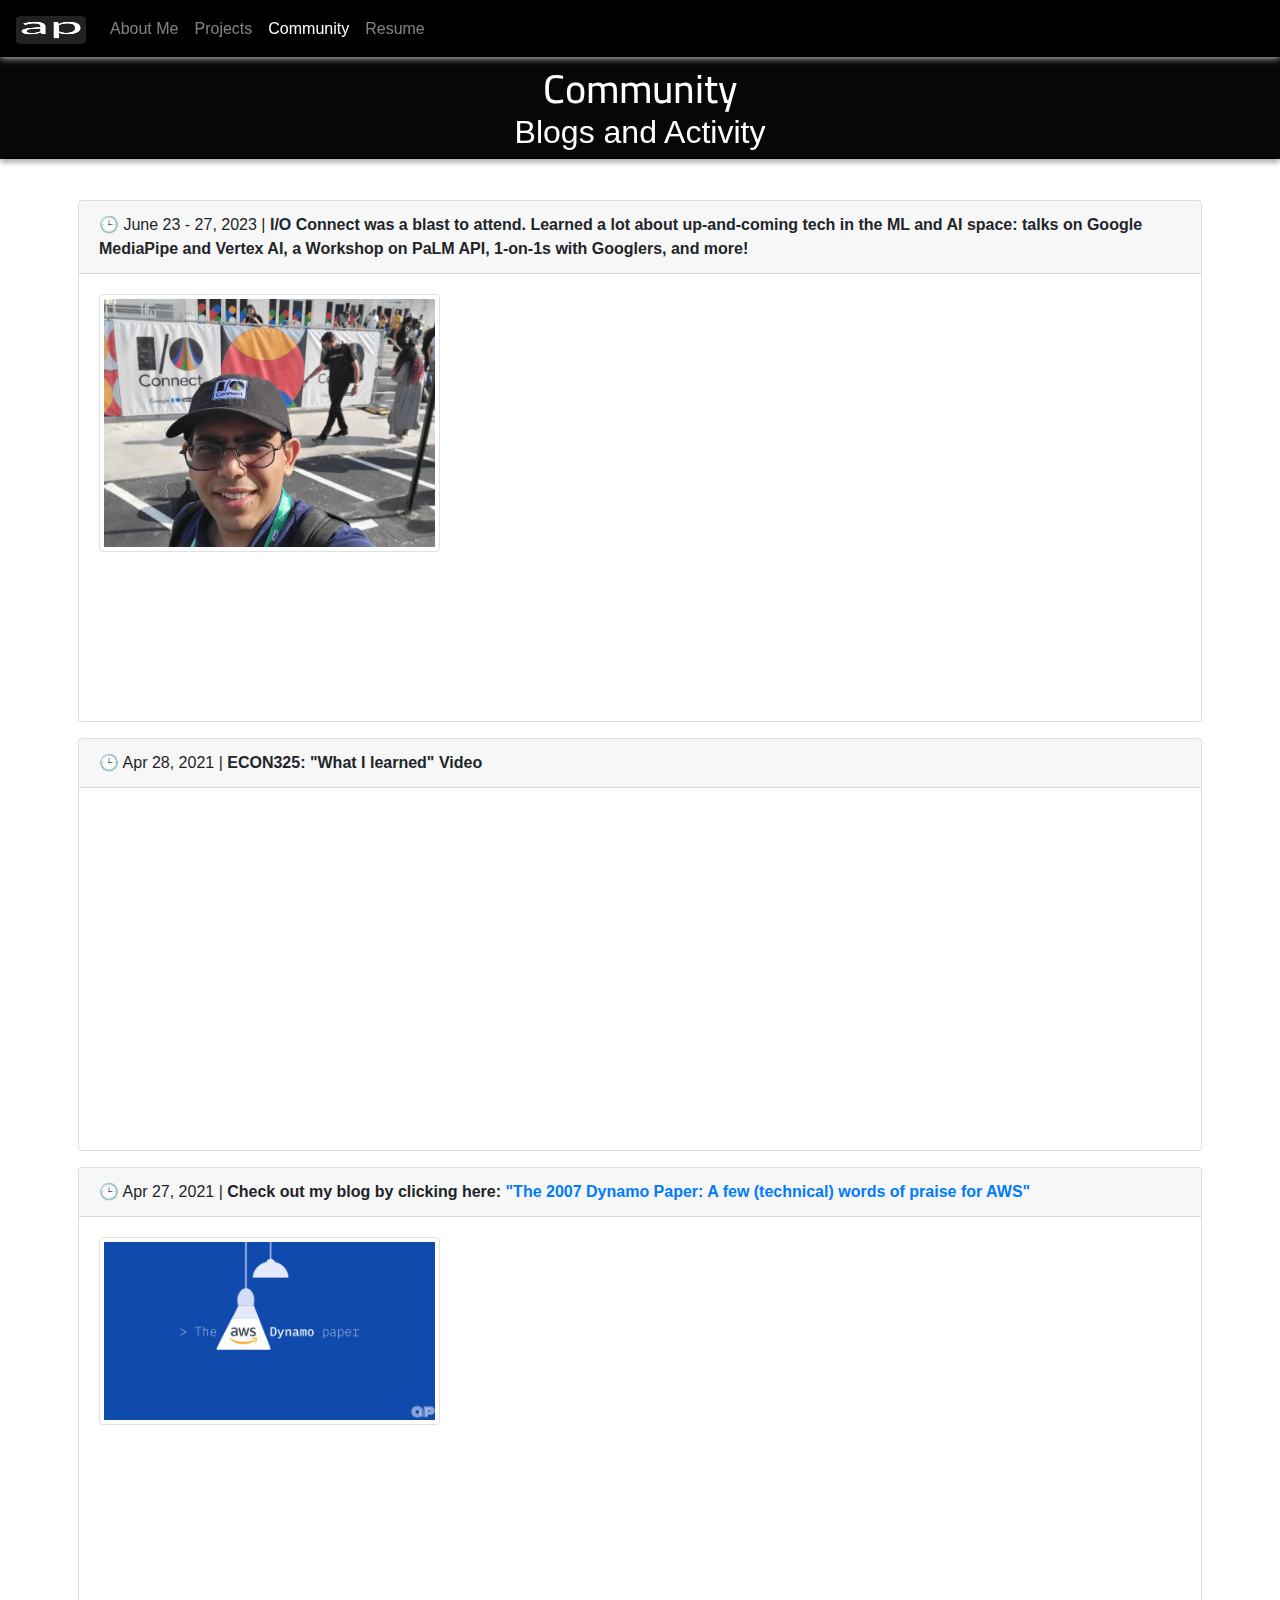
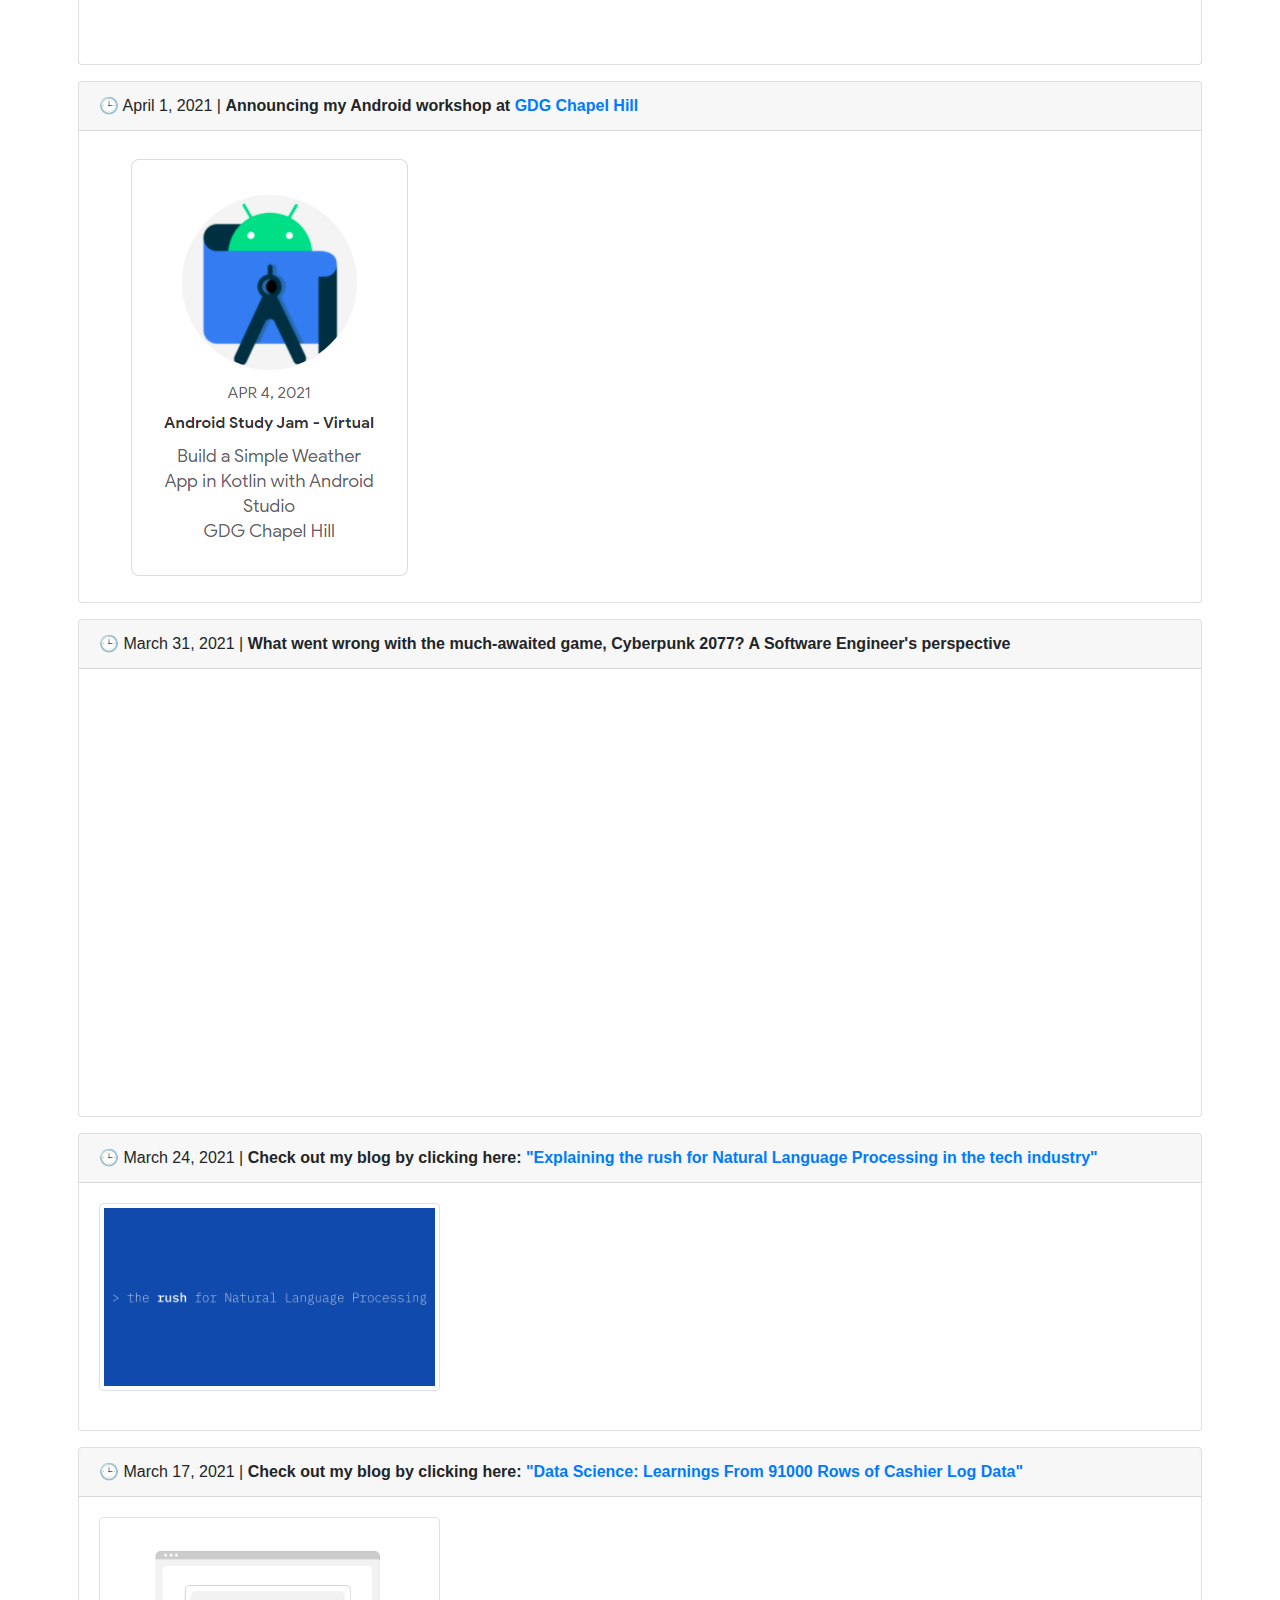
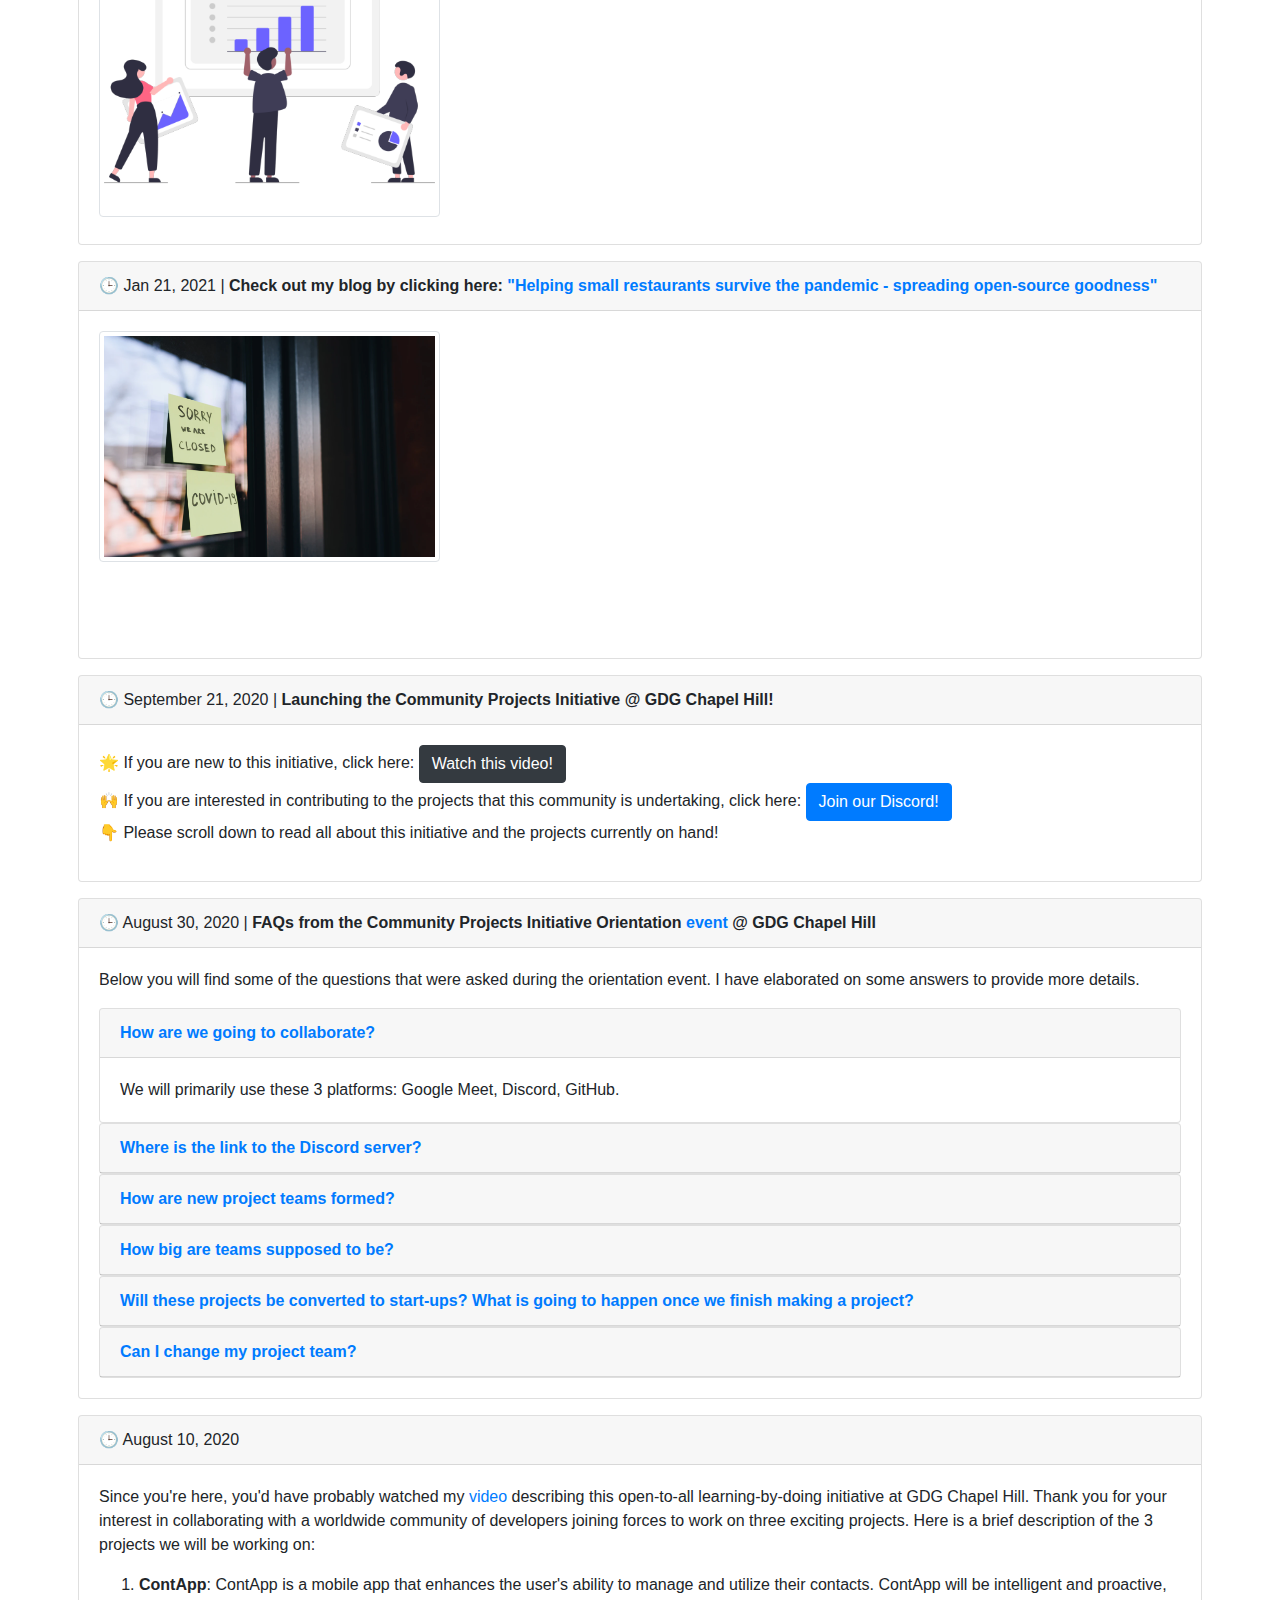
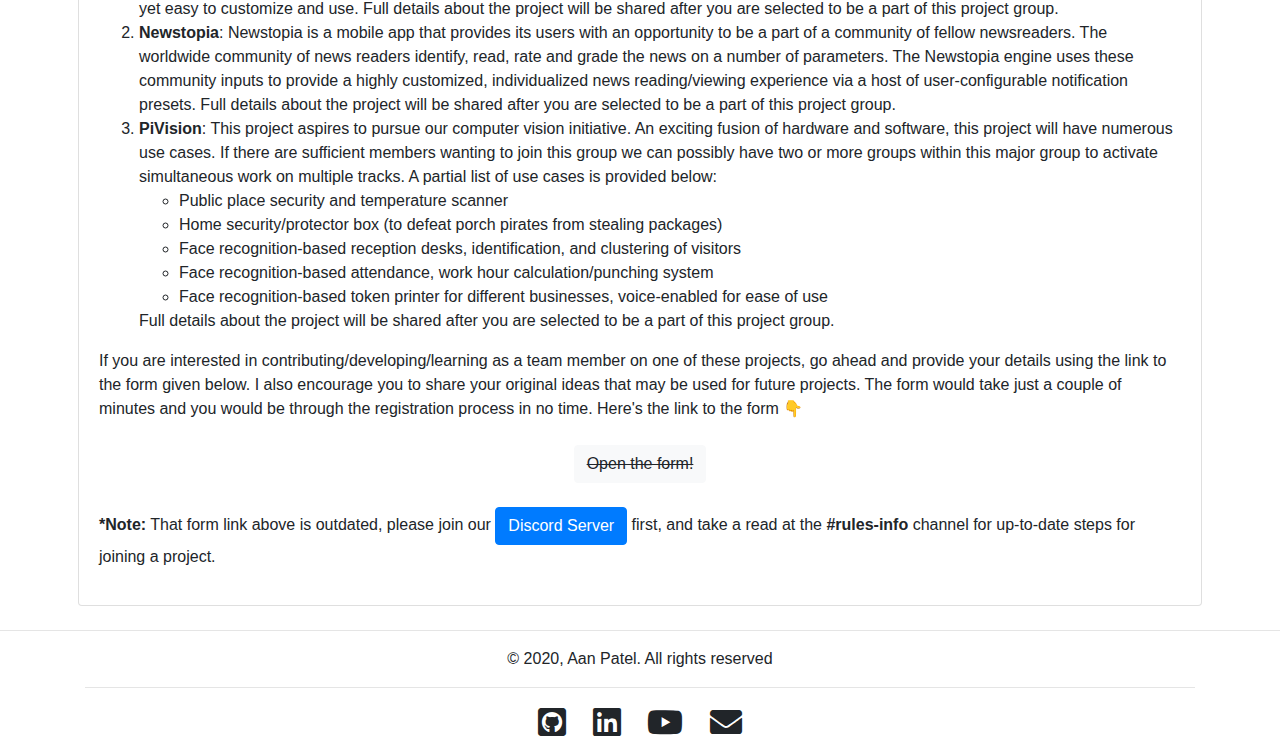
<file: community/index.html>
<!DOCTYPE html>
<html lang="en">

<head>
  <!-- Global site tag (gtag.js) - Google Analytics -->
  <script async src="https://www.googletagmanager.com/gtag/js?id=UA-174965686-1"></script>
  <script>
    window.dataLayer = window.dataLayer || [];
    function gtag() { dataLayer.push(arguments); }
    gtag('js', new Date());

    gtag('config', 'UA-174965686-1');
  </script>
  <meta charset="utf-8" />
  <meta name="viewport" content="width=device-width, initial-scale=1, shrink-to-fit=no" />

  <link rel="stylesheet" href="https://stackpath.bootstrapcdn.com/bootstrap/4.5.2/css/bootstrap.min.css"
    integrity="sha384-JcKb8q3iqJ61gNV9KGb8thSsNjpSL0n8PARn9HuZOnIxN0hoP+VmmDGMN5t9UJ0Z" crossorigin="anonymous">
  <link href="https://fonts.googleapis.com/css2?family=Cairo:wght@600&display=swap" rel="stylesheet" />

  <link rel="stylesheet" href="../fa/css/all.min.css" />

  <link rel="stylesheet" href="../css/styles.min.css" />
  <meta name="description"
    content="I am Aan Patel. Software Engineer, Developer Community Leader, Tech Enthusiast. Welcome to my community page." />
  <meta property="og:title" content="Community Projects Initiative - Aan Patel">
  <meta property="og:site_name" content="Aan Patel">
  <meta property="og:url" content="https://www.aanpatel.tech/community/">
  <meta property="og:description"
    content="I am Aan Patel. Software Engineer, Developer Community Leader, Tech Enthusiast. Welcome to my community page.">
  <meta property="og:type" content="profile">
  <meta property="og:image" content="">
  <!-- TWITTER CARD -->
  <meta name="twitter:card" content="summary_large_image" />
  <meta name="twitter:site" content="aanpatel99" />
  <meta name="twitter:title" content="Community Projects Initiative - Aan Patel" />
  <meta name="twitter:description"
    content="I am Aan Patel. Software Engineer, Developer Community Leader, Tech Enthusiast. Welcome to my community page." />
  <meta name="twitter:image" content="https://aanpatel.tech/res/aanpatel.png" />
  <title>Community Projects Initiative - Aan Patel</title>
</head>

<body>
  <header class="fixed-top">
    <nav class="navbar navbar-expand-lg navbar-dark bg-dark">
      <a class="navbar-brand gf-cairo" href="../"><img src="../res/nav-logo.png" height="28" width="70"
          alt="Aan Patel's website logo" /></a>
      <button class="navbar-toggler" type="button" data-toggle="collapse" data-target="#navbarSupportedContent"
        aria-controls="navbarSupportedContent" aria-expanded="false" aria-label="Toggle navigation">
        <span class="navbar-toggler-icon"></span>
      </button>

      <div class="collapse navbar-collapse" id="navbarSupportedContent">
        <ul class="navbar-nav mr-auto">
          <li class="nav-item">
            <a class="nav-link" href="../" id="nav-about">About Me</a>
          </li>
          <li class="nav-item">
            <a class="nav-link" id="nav-projects" href="../projects/">Projects</a>
          </li>
          <li class="nav-item active">
            <a class="nav-link" id="nav-community" href="../community/">Community<span
                class="sr-only">(current)</span></a>
          </li>
          <li class="nav-item">
            <a class="nav-link" id="nav-resume" href="../res/resume.pdf" target="_blank">Resume</a>
          </li>
        </ul>
      </div>
    </nav>
    <div class="text-center m-0 bg-gray p-2 material-box">
      <h1 class="gf-cairo m-0">
        Community
      </h1>
      <h2 class="d-none d-md-block m-0">
        Blogs and Activity
      </h2>
    </div>
  </header>
  <br><br><br><br><br><br><br><br class="d-none d-md-block">
  <section class="container-fluid">
    <div class="container">
      <div class="row">
        <div class="card m-2 w-100">
          <div class="card-header">
            🕒 June 23 - 27, 2023 | <b>I/O Connect was a blast to attend. Learned a lot about up-and-coming tech in the
              ML and AI space: talks on Google MediaPipe and Vertex AI, a Workshop on PaLM API, 1-on-1s with Googlers,
              and more!</b>
          </div>
          <div class="card-body text-center overflow-scroll">
            <div class="row">
              <div class="col-md-4 col-12 img-community">
                <a href="https://www.linkedin.com/feed/update/urn:li:activity:7068628724304261120/">
                  <img src="../res/events/ioconnect.jpeg" class="rounded card-img img-thumbnail" /></a>
              </div>
              <div class="col-md-8 col-12">
                <!-- <div class="alert alert-warning alert-dismissible fade show small" role="alert">
                  The post below is just a blog announcement. Click the link the in the title to view the
                  full blog.
                  <button type="button" class="close" data-dismiss="alert" aria-label="Close">
                    <span aria-hidden="true">&times;</span>
                  </button>
                </div> -->
                <iframe src="https://www.linkedin.com/embed/feed/update/urn:li:activity:7068628724304261120/"
                  height="400" class="w-100" frameborder="0" allowfullscreen="" title="Embedded post">
                </iframe>
              </div>
            </div>
          </div>
        </div>
      </div>
      <div class="row">
        <div class="card m-2 w-100">
          <div class="card-header">
            🕒 Apr 28, 2021 | <b>ECON325: "What I learned" Video</b>
          </div>
          <div class="card-body text-center overflow-scroll">
            <iframe class="w-50" height="315" src="https://www.youtube.com/embed/7Rv7WmGhNTs"
              title="YouTube video player" frameborder="0"
              allow="accelerometer; autoplay; clipboard-write; encrypted-media; gyroscope; picture-in-picture"
              allowfullscreen></iframe>
          </div>
        </div>
      </div>
      <div class="row">
        <div class="card m-2 w-100">
          <div class="card-header">
            🕒 Apr 27, 2021 | <b>Check out my blog by clicking here: <a
                href="https://www.linkedin.com/pulse/2007-dynamo-paper-few-technical-words-praise-aws-aan-patel">"The
                2007 Dynamo Paper: A few (technical) words of praise for AWS"</a></b>
          </div>
          <div class="card-body text-center overflow-scroll">
            <div class="row">
              <div class="col-md-4 col-12 img-community">
                <a href="https://www.linkedin.com/pulse/2007-dynamo-paper-few-technical-words-praise-aws-aan-patel">
                  <img src="../res/article/AWS Paper.png" class="rounded card-img img-thumbnail" /></a>
              </div>
              <div class="col-md-8 col-12">
                <!-- <div class="alert alert-warning alert-dismissible fade show small" role="alert">
                  The post below is just a blog announcement. Click the link the in the title to view the
                  full blog.
                  <button type="button" class="close" data-dismiss="alert" aria-label="Close">
                    <span aria-hidden="true">&times;</span>
                  </button>
                </div> -->
                <iframe src="https://www.linkedin.com/embed/feed/update/urn:li:ugcPost:6792888819826884608" height="400"
                  class="w-100" frameborder="0" allowfullscreen="" title="Embedded post">
                </iframe>
              </div>
            </div>
          </div>
        </div>
      </div>
      <div class="row">
        <div class="card m-2 w-100">
          <div class="card-header">
            🕒 April 1, 2021 | <b>Announcing my Android workshop at <a
                href="https://gdg.community.dev/gdg-chapel-hill">GDG Chapel Hill</a></b>
          </div>
          <div class="card-body text-center">
            <div class="row">
              <div class="col-md-4 col-12 img-community">
                <a
                  href="https://gdg.community.dev/events/details/google-gdg-chapel-hill-presents-build-a-simple-weather-app-in-kotlin-with-android-studio/">
                  <img src="../res/events/android_studyjam.png" class="rounded card-img" /></a>
              </div>
              <div class="col-md-8 col-12">
                <iframe src="https://www.linkedin.com/embed/feed/update/urn:li:ugcPost:6782497003894018048"
                  frameborder="0" allowfullscreen="" title="Embedded post" class="w-100" height="400"></iframe>
              </div>
            </div>
          </div>
        </div>
      </div>
      <div class="row">
        <div class="card m-2 w-100">
          <div class="card-header">
            🕒 March 31, 2021 | <b>What went wrong with the much-awaited game, Cyberpunk 2077? A Software Engineer's
              perspective</b>
          </div>
          <div class="card-body text-center">
            <iframe src="https://www.linkedin.com/embed/feed/update/urn:li:share:6780600383342473216" frameborder="0"
              allowfullscreen="" title="Embedded post" class="w-100" height="400"></iframe>
          </div>
        </div>
      </div>
      <div class="row">
        <div class="card m-2 w-100">
          <div class="card-header">
            🕒 March 24, 2021 | <b>Check out my blog by clicking here: <a
                href="https://www.linkedin.com/pulse/explaining-rush-natural-language-processing-tech-industry-aan-patel">"Explaining
                the rush for Natural Language Processing in the tech industry"</a></b>
          </div>
          <div class="card-body text-center">
            <div class="row">
              <div class="col-md-4 col-12 img-community">
                <a
                  href="https://www.linkedin.com/pulse/explaining-rush-natural-language-processing-tech-industry-aan-patel">
                  <img src="../res/article/nlp_article.png" class="rounded card-img img-thumbnail" /></a>
              </div>
              <div class="col-md-8 col-12">
                <!-- <div class="alert alert-warning alert-dismissible fade show small" role="alert">
                  The post below is just a blog announcement. Click the link the in the title to view the
                  full blog.
                  <button type="button" class="close" data-dismiss="alert" aria-label="Close">
                    <span aria-hidden="true">&times;</span>
                  </button>
                </div> -->
                <iframe src="https://www.linkedin.com/embed/feed/update/urn:li:ugcPost:6778125336128299008"
                  frameborder="0" allowfullscreen="" title="Embedded post" class="w-100" height="200"></iframe>
              </div>
            </div>
          </div>
        </div>
      </div>
      <div class="row">
        <div class="card m-2 w-100">
          <div class="card-header">
            🕒 March 17, 2021 | <b>
              Check out my blog by clicking here: <a
                href="https://www.linkedin.com/pulse/data-science-learnings-from-91000-rows-cashier-log-aan-patel/?trackingId=KsVWqtft01BP504YnIoElA%3D%3D">"Data
                Science: Learnings From 91000 Rows of Cashier Log Data"</a>
            </b>
          </div>
          <div class="card-body text-center">
            <div class="row">
              <div class="col-md-4 col-12 img-community">
                <a href="https://www.linkedin.com/pulse/2007-dynamo-paper-few-technical-words-praise-aws-aan-patel">
                  <img src="../res/article/DATASCI.png" class="rounded card-img img-thumbnail" /></a>
              </div>
              <div class="col-md-8 col-12">
                <!-- <div class="alert alert-warning alert-dismissible fade show small" role="alert">
                  The post below is just a blog announcement. Click the link the in the title to view the
                  full blog.
                  <button type="button" class="close" data-dismiss="alert" aria-label="Close">
                    <span aria-hidden="true">&times;</span>
                  </button>
                </div> -->
                <iframe src="https://www.linkedin.com/embed/feed/update/urn:li:ugcPost:6775465840595742720"
                  frameborder="0" allowfullscreen="" title="Embedded post" class="w-100" height="300"></iframe>
              </div>
            </div>
          </div>
        </div>
      </div>
      <div class="row">
        <div class="card m-2 w-100">
          <div class="card-header">
            🕒 Jan 21, 2021 | <b>
              Check out my blog by clicking here: <a
                href="https://www.linkedin.com/pulse/helping-small-restaurants-survive-pandemic-spreading-aan-patel?lipi=urn%3Ali%3Apage%3Ad_flagship3_detail_base%3BhumAOWoCRbOG%2BpRXhpGc8A%3D%3D">"Helping
                small restaurants survive the pandemic - spreading open-source goodness"</a>
            </b>
          </div>
          <div class="card-body text-center">
            <div class="row">
              <div class="col-md-4 col-12 img-community">
                <a
                  href="https://www.linkedin.com/pulse/helping-small-restaurants-survive-pandemic-spreading-aan-patel?lipi=urn%3Ali%3Apage%3Ad_flagship3_detail_base%3BhumAOWoCRbOG%2BpRXhpGc8A%3D%3D">
                  <img src="../res/article/samosabucket.png" class="rounded card-img img-thumbnail" /></a>
              </div>
              <div class="col-md-8 col-12">
                <iframe src="https://www.linkedin.com/embed/feed/update/urn:li:ugcPost:6742319875974295552"
                  frameborder="0" height="300" allowfullscreen="" title="Embedded post" class="w-100"></iframe>
              </div>
            </div>
          </div>
        </div>
      </div>
      <div class="row">
        <div class="card m-2 w-100">
          <div class="card-header">
            🕒 September 21, 2020 | <b>Launching the Community Projects Initiative @ GDG Chapel Hill!</b>
          </div>
          <div class="card-body">
            🌟 If you are new to this initiative, click here: <a target="_blank"
              href="https://www.linkedin.com/posts/aan-patel_gdgchapelhill-chapelhill-tarheels-activity-6697888690468880384-AtHz"
              class="btn btn-dark">Watch this video!</a>
            <br>🙌 If you are interested in contributing to the projects that this community is undertaking, click
            here: <a target="_blank" class="btn btn-primary" href="https://tiny.cc/cpi-discord" rel="nofollow">Join
              our Discord!</a>
            <br>👇 Please scroll down to read all about this initiative and the projects currently on hand!
            </p>
          </div>
        </div>
      </div>
      <div class="row">
        <div class="card m-2 w-100">
          <div class="card-header">
            🕒 August 30, 2020 | <b>
              FAQs from the Community Projects Initiative Orientation <a
                href="https://gdg.community.dev/e/mj3ymg/">event</a> @ GDG Chapel Hill
            </b>
          </div>
          <div class="card-body">
            <p>
              Below you will find some of the questions that were asked during the orientation event. I have
              elaborated
              on some answers to provide more details.
            </p>
            <div id="faq-accordion">
              <div class="card">
                <div class="card-header" id="faq-q1">
                  <div class="mb-0 cursor-pointer" data-toggle="collapse" data-target="#faq-a1" aria-expanded="true"
                    aria-controls="faq-a1">
                    <a class="text-primary">
                      <b>How are we going to collaborate?</b>
                    </a>
                  </div>
                </div>

                <div id="faq-a1" class="collapse show" aria-labelledby="faq-q1" data-parent="#faq-accordion">
                  <div class="card-body">
                    We will primarily use these 3 platforms: Google Meet, Discord, GitHub.
                  </div>
                </div>
              </div>

              <div class="card">
                <div class="card-header" id="faq-q2">
                  <div class="mb-0 cursor-pointer" data-toggle="collapse" data-target="#faq-a2" aria-expanded="true"
                    aria-controls="faq-a2">
                    <a class="text-primary">
                      <b>Where is the link to the Discord server?</b>
                    </a>
                  </div>
                </div>

                <div id="faq-a2" class="collapse" aria-labelledby="faq-q2" data-parent="#faq-accordion">
                  <div class="card-body">
                    I am currently designing the Discord server. There will be a Discord Guidelines presentation on
                    <u>Saturday, September 5, 2020</u>. Attendees will get access to the Discord server.
                  </div>
                </div>
              </div>

              <div class="card">
                <div class="card-header" id="faq-q3" style="word-wrap: break-word;">
                  <div class="mb-0 cursor-pointer" data-toggle="collapse" data-target="#faq-a3" aria-expanded="true"
                    aria-controls="faq-a3">
                    <a class="text-primary">
                      <b>How are new project teams formed?</b>
                    </a>
                  </div>
                </div>

                <div id="faq-a3" class="collapse" aria-labelledby="faq-q3" data-parent="#faq-accordion">
                  <div class="card-body">
                    <ol>
                      <li>Members are encouraged to come up with fresh ideas.</li>
                      <li>Members are encouraged to discuss, add to, suggest additional features for all the ideas and
                        help refine them.</li>
                      <li>Well-defined, thoroughly researched, and well documented project ideas can be submitted to
                        see
                        if it merits consideration for possible implementation.</li>
                      <li>If a project idea is promising, it will be approved for an initial presentation to be done
                        by
                        the person(s) who came up with that idea.</li>
                      <li>The presentation will be evaluated by our advisor (Dr. Stefan Jeglinski, Physics Department
                        at
                        UNC-CH) and the community leaders. Plus, the opinion and feedback of all the community members
                        will be considered to make the final decision.</li>
                      <li>Upon getting the approval for going ahead with the implementation, the requisite channels
                        dedicated to the project will be created on Discord.</li>
                    </ol>
                    <p>The above process has been created to ensure that the most impactful, innovative,
                      well-researched, and deserving projects are undertaken by the community over and above the three
                      that we will start working on soon.</p>
                    <!-- Once you start with an idea, and post it on the Discord ideas channel, members will take interest and provide suggestions to refine that idea. Once your idea gets sufficiently refined and you prepare documentation for the project, you will get the chance to pitch your project via a presentation event.
                    <br><br>Once sufficient requirements are met (interest within community, feasibility, approval from the advisor and admin team, budgeting requirements if money will be needed, and the status of the projects currently undertaken by the community, to name a few), a Discord channel will be approved and created where the project team can collaborate on the idea. The admin team will match you up with people who are interested in the project idea, and the team can then undertake that project and start working on it. -->
                  </div>
                </div>
              </div>

              <div class="card">
                <div class="card-header" id="faq-q6" style="word-wrap: break-word;">
                  <div class="mb-0 cursor-pointer" data-toggle="collapse" data-target="#faq-a6" aria-expanded="true"
                    aria-controls="faq-a6">
                    <a class="text-primary">
                      <b>How big are teams supposed to be?</b>
                    </a>
                  </div>
                </div>

                <div id="faq-a6" class="collapse" aria-labelledby="faq-q6" data-parent="#faq-accordion">
                  <div class="card-body">

                    Ideally, I think the number of team participants should not be limited. This I
                    say due to the presence of beginners amongst our community. In the future,
                    if we happen to be in a happy position of having many experienced contributors
                    in the community as well as additional fresh curated project ideas to initiate
                    formation of one or more new teams, we will do so.

                    <br><br>

                    At the moment though, we are just beginning and all that we are aware of at
                    the moment for sure is the number of persons who have shown initial interest:
                    <br><br>
                    <table class="table">
                      <thead>
                        <tr>
                          <th>Project</th>
                          <th>Participants</th>
                        </tr>
                      </thead>
                      <tbody>
                        <tr>
                          <td>ContApp</td>
                          <td>15</td>
                        </tr>
                        <tr>
                          <td>Newstopia</td>
                          <td>25</td>
                        </tr>
                        <tr>
                          <td>PiVision</td>
                          <td>45</td>
                        </tr>
                      </tbody>
                    </table>
                    <p>
                      Eventually, when we begin working/coding on these projects, I expect the
                      numbers to reduce. Hopefully, that will not be the case.
                    </p>

                    <p>
                      As already mentioned earlier, irrespective of whether you are a beginner or an
                      experienced programmer, we will be expecting contributions. Piggyback
                      riders/free-riders will obviously not be first in line for fresh task
                      allocations. So, commitment to the team's cause and consistent participation
                      will be necessary. This is why, I think in the long run, we can expect a
                      smaller and more manageable group of well-integrated people working per
                      project.
                    </p>
                  </div>
                </div>
              </div>

              <div class="card">
                <div class="card-header" id="faq-q4">
                  <div class="mb-0 cursor-pointer" data-toggle="collapse" data-target="#faq-a4" aria-expanded="true"
                    aria-controls="faq-a4">
                    <a class="text-primary">
                      <b>Will these projects be converted to start-ups? What is going to happen once we finish making
                        a
                        project?</b>
                    </a>
                  </div>
                </div>

                <div id="faq-a4" class="collapse" aria-labelledby="faq-q4" data-parent="#faq-accordion">
                  <div class="card-body">
                    <p>
                      A completed project at the campus level is far from being labelled a
                      successful project. In fact it is just the start of its journey towards being
                      successful. All of the projects that we are going to work on will typically
                      have the potential of becoming great commercial products/services when
                      introduced to the real world.
                    </p>

                    <p>
                      So there is the possibility that if we work hard as a team we can manage to
                      reach a juncture where we actually consider forming a team of skillful
                      individuals who wish to take the adventurous route and be a part of a startup
                      venture.
                    </p>
                    <p>
                      So, personally I would like to say yes to that, however my aim is to keep the
                      process of decision making democratized. The teams that work on projects will
                      eventually decide on this important aspect.
                    </p>
                    <p>
                      Even to think about and contemplate the below given things excites me no end:
                    </p>
                    <ul>
                      <li>Registering a company</li>
                      <li>Who all wish to continue with the team/company</li>
                      <li>What will be the structure of the business?</li>
                      <li>Who will fund the projects till it starts generating sufficient revenues?</li>
                    </ul>
                    <p>
                      And there are many other questions that will need to be answered before we
                      actually decide on the future of these projects. Till such time we reach
                      there, let us all enjoy the ride and learn along the way.
                    </p>
                    <!-- All of the projects that we create will typically have the potential of becoming great commercial products/services in the real world. My aim is to keep the process democratized, and to let the teams as a whole decide on planning to register as a company, who gets to join once (if) a company is created, and what the structure of the business would be like. -->
                  </div>
                </div>
              </div>

              <div class="card">
                <div class="card-header" id="faq-q5">
                  <div class="mb-0 cursor-pointer" data-toggle="collapse" data-target="#faq-a5" aria-expanded="true"
                    aria-controls="faq-a5">
                    <a class="text-primary">
                      <b>Can I change my project team?</b>
                    </a>
                  </div>
                </div>

                <div id="faq-a5" class="collapse" aria-labelledby="faq-q5" data-parent="#faq-accordion">
                  <div class="card-body">
                    <p>
                      Since all three projects are still in the conceptual stage, yes, you can. I
                      would still recommend attending the project presentations before deciding
                      about switching. Once you get to know about the projects in greater detail,
                      you can make a better informed decision. If at that time you are convinced
                      about wanting to change, go ahead and send an email to
                      <a href="mailto:aanpatel.tech@gmail.com">aanpatel.tech@gmail.com</a>.
                    </p>

                    <p>
                      Later though, after you have already joined a project and have committed to
                      the team, and work has already been initiated, it will be that much more
                      difficult. Factors like your continued contributions, whether you can actually
                      provide more time to justify being in two teams without being a piggyback
                      rider and also the composition and opinion of team leaders on the two teams in
                      question will all influence the decision.
                    </p>

                    <p>
                      Having said all that, you can always send in a request to
                      <a href="mailto:aanpatel.tech@gmail.com">aanpatel.tech@gmail.com</a>.
                    </p>
                  </div>
                </div>
              </div>

            </div>
          </div>
        </div>
      </div>
      <div class="row">
        <div class="card m-2">
          <div class="card-header">
            🕒 August 10, 2020
          </div>
          <div class="card-body">
            <p>
              Since you're here, you'd have probably watched my
              <a href="https://www.linkedin.com/posts/aan-patel_gdgchapelhill-chapelhill-tarheels-activity-6697888690468880384-AtHz/"
                target="_blank">video</a>
              describing this open-to-all learning-by-doing initiative at GDG Chapel Hill. Thank you for your interest
              in collaborating with a worldwide community of developers joining forces to work on three exciting
              projects. Here is a brief description of the 3 projects we will be working on:
            </p>
            <p>
            <ol>
              <li> <b>ContApp</b>: ContApp is a mobile app that enhances the user's ability to manage and utilize
                their
                contacts. ContApp will be intelligent and proactive, yet easy to customize and use.
                Full details about the project will be shared after you are selected to be a part of this project
                group.
              </li>

              <li><b>Newstopia</b>: Newstopia is a mobile app that provides its users with an opportunity to be a part
                of a community of fellow newsreaders. The worldwide community of news readers identify, read, rate and
                grade the news on a number of parameters. The Newstopia engine uses these community inputs to provide
                a
                highly customized, individualized news reading/viewing experience via a host of user-configurable
                notification presets.
                Full details about the project will be shared after you are selected to be a part of this project
                group.
              </li>

              <li><b>PiVision</b>: This project aspires to pursue our computer vision initiative. An exciting fusion
                of
                hardware and software, this project will have numerous use cases. If there are sufficient members
                wanting to join this group we can possibly have two or more groups within this major group to activate
                simultaneous work on multiple tracks. A partial list of use cases is provided below:
                <ul>
                  <li>Public place security and temperature scanner</li>
                  <li>Home security/protector box (to defeat porch pirates from stealing packages)</li>
                  <li>Face recognition-based reception desks, identification, and clustering of visitors</li>
                  <li>Face recognition-based attendance, work hour calculation/punching system</li>
                  <li>Face recognition-based token printer for different businesses, voice-enabled for ease of use
                  </li>
                </ul>
                Full details about the project will be shared after you are selected to be a part of this project
                group.
              </li>
            </ol>
            If you are interested in contributing/developing/learning as a team member on one of these projects, go
            ahead and provide your details using the link to the form given below. I also encourage you to share your
            original ideas that may be used for future projects.

            The form would take just a couple of minutes and you would be through the registration process in no time.
            Here's the link to the form 👇 <br><br>
            <p class="text-center"><a
                href="https://docs.google.com/forms/d/1UwLf1TVEb7b0-FAPcSyuC6pa1RY58IoQlWV2_VmbLa8/viewform"
                target="_blank" class="h1 btn btn-light"><del>Open the form!</del></a></p>
            <p>
              <b>*Note:</b> That form link above is outdated, please join our <a href="http://tiny.cc/cpi-discord"
                class="btn btn-primary" rel="nofollow" target="_blank">Discord Server</a> first, and take a read at
              the
              <b>#rules-info</b> channel for up-to-date steps for joining a project.
            </p>
            </p>
          </div>
        </div>
      </div>
    </div>
  </section>
  <hr />
  <section class="container">
    <div class="text-center">
      &copy; 2020, Aan Patel. All rights reserved<br />
      <hr />
      <p class="h2">
        <a href="https://www.github.com/aannirajpatel/" target="_blank"
          style="text-decoration: none; color: #212529;"><i
            class="fab fa-github-square hov-en-purple color-transition-smooth"></i></a>&nbsp;&nbsp;
        <a href="https://www.linkedin.com/in/aan-patel/" target="_blank"
          style="text-decoration: none; color: #212529;"><i
            class="fab fa-linkedin hov-en-linkedin color-transition-smooth"></i></a>&nbsp;&nbsp;
        <a href="https://www.youtube.com/channel/UCsz3D_V6qmdwv0z_GVxe4Fg" target="_blank"
          style="text-decoration: none; color: #212529;"><i
            class="fab fa-youtube hov-en-red color-transition-smooth"></i></a>&nbsp;&nbsp;
        <a href="mailto:aanpatel.tech@gmail.com" target="_blank" style="text-decoration: none; color: #212529;"><i
            class="fas fa-envelope hov-en-email color-transition-smooth"></i></a>
      </p>
    </div>
  </section>
  <script src="https://code.jquery.com/jquery-3.2.1.min.js" crossorigin="anonymous"></script>
  <script src="https://cdnjs.cloudflare.com/ajax/libs/popper.js/1.12.9/umd/popper.min.js"
    integrity="sha384-ApNbgh9B+Y1QKtv3Rn7W3mgPxhU9K/ScQsAP7hUibX39j7fakFPskvXusvfa0b4Q"
    crossorigin="anonymous"></script>
  <script src="https://stackpath.bootstrapcdn.com/bootstrap/4.5.2/js/bootstrap.min.js"
    integrity="sha384-B4gt1jrGC7Jh4AgTPSdUtOBvfO8shuf57BaghqFfPlYxofvL8/KUEfYiJOMMV+rV"
    crossorigin="anonymous"></script>
  <script>
    var spans = $('span[id^="content-"]').hide(),
      i = 0;

    (function cycle() {
      spans.eq(i).fadeIn(500).delay(1500).fadeOut(500, cycle);
      i = ++i % spans.length;
    })();

    function profileGlitchOff(imgTag) { }
    function profileGlitchOn(imgTag) {
      $(imgTag)
        .fadeOut(0, function () {
          imgTag.src = "res/aanpatel-glitch.png";
        })
        .fadeIn(100, function () {
          imgTag.src = "res/aanpatel.png";
        });
    }
    window.onload = (event) => {
      randomGlitchImg();
    };

    var window_focus;

    window.onblur = function () {
      window_focus = false;
    };

    window.onfocus = function () {
      window_focus = true;
    };

    function randomGlitchImg() {
      $(".img-glitch")
        .fadeOut(0, function () {
          $(".img-glitch").attr("src", "../res/aanpatel-glitch.png");
        })
        .fadeIn(200, function () {
          $(".img-glitch").attr("src", "../res/aanpatel.png");
        });
      if (window_focus) {
        setTimeout(randomGlitchImg, 10000);
      }
    }
    console.log(
      "Here's a gift for opening the console: patelaan13@gmail.com. Send code \"CONSOLEHERO\" in the email. I'll reach back ASAP! Join my team or make me join you, lets make cool stuff!"
    );
  </script>
  <script type="application/ld+json">
      {
        "@context": "http://schema.org",
        "@type": "Organization",
        "name": "Aan Patel",
        "url": "http://www.aanpatel.tech",
        "address": "United States",
        "sameAs": [
          "http://www.facebook.com/aan.patel.395",
          "https://www.youtube.com/channel/UCsz3D_V6qmdwv0z_GVxe4Fg",
          "https://linkedin.com/in/aan-patel"
        ]
      }
    </script>
</body>

</html>
</file>
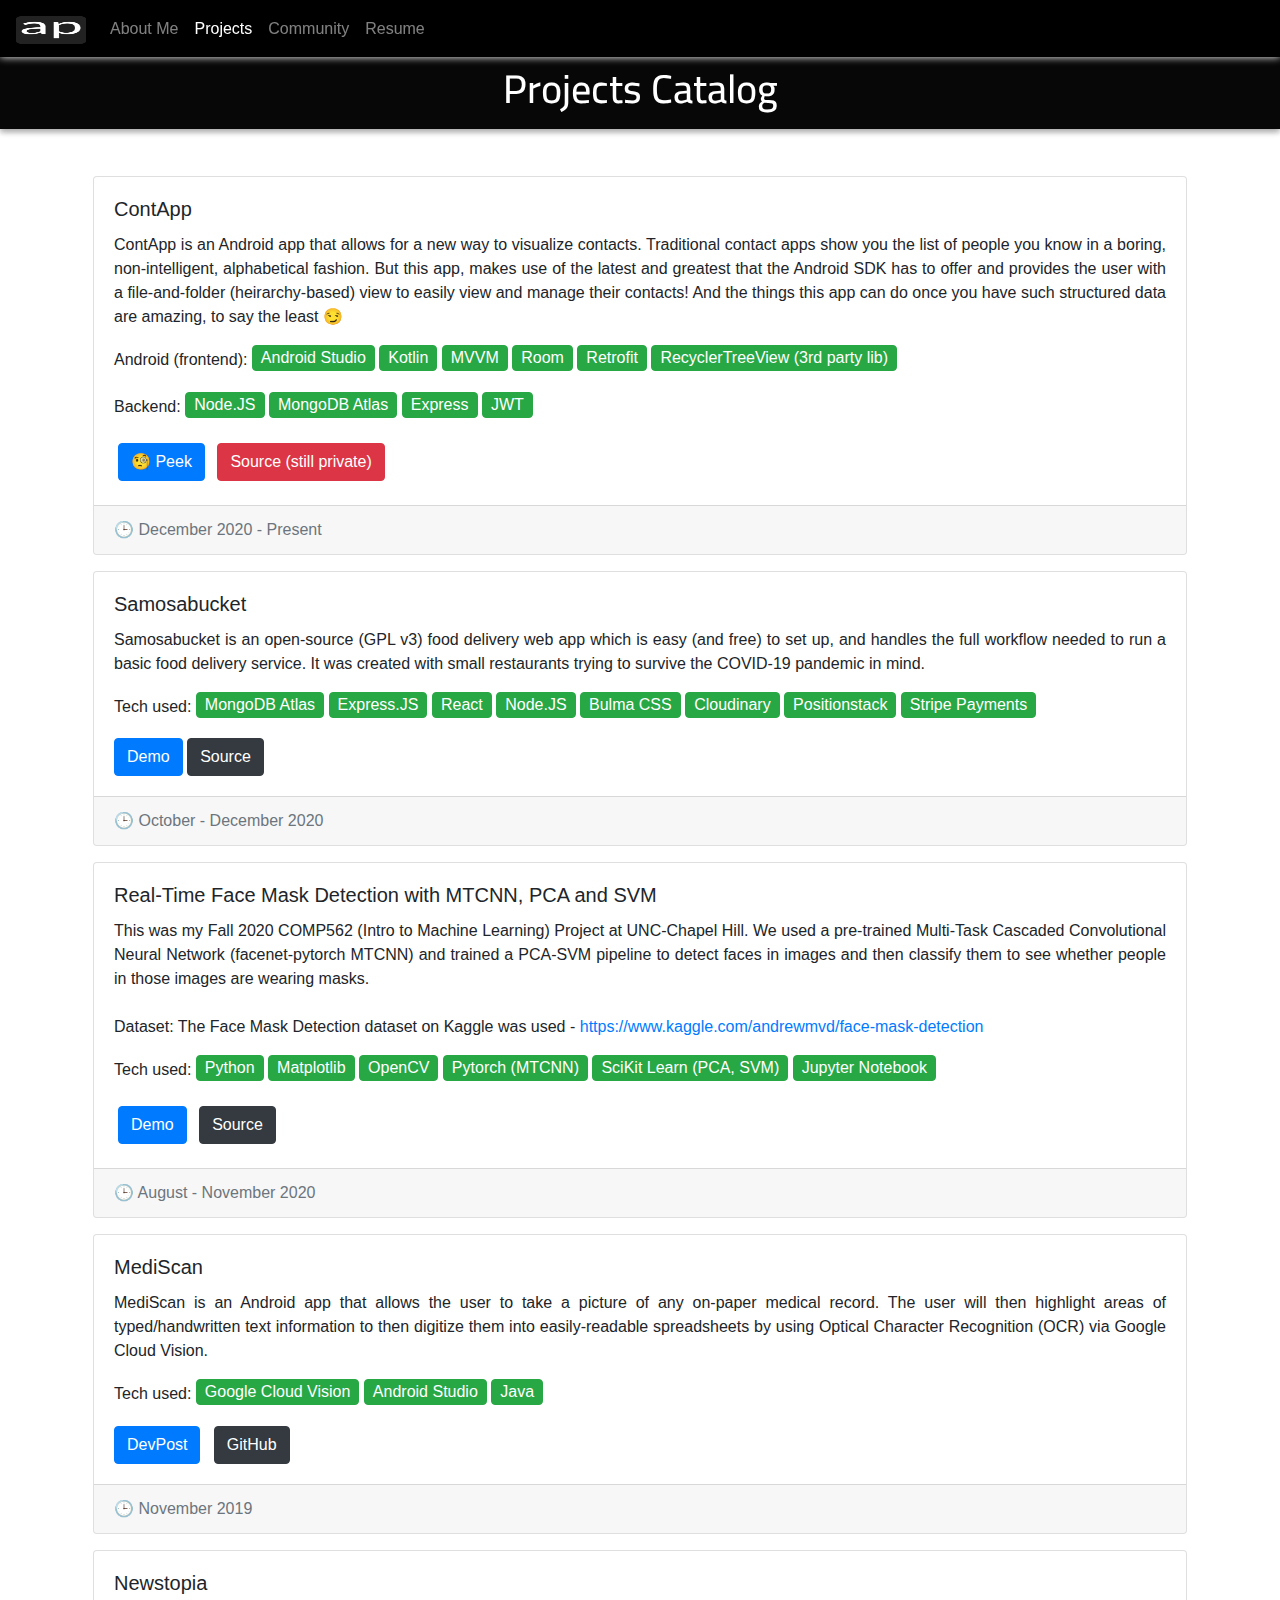
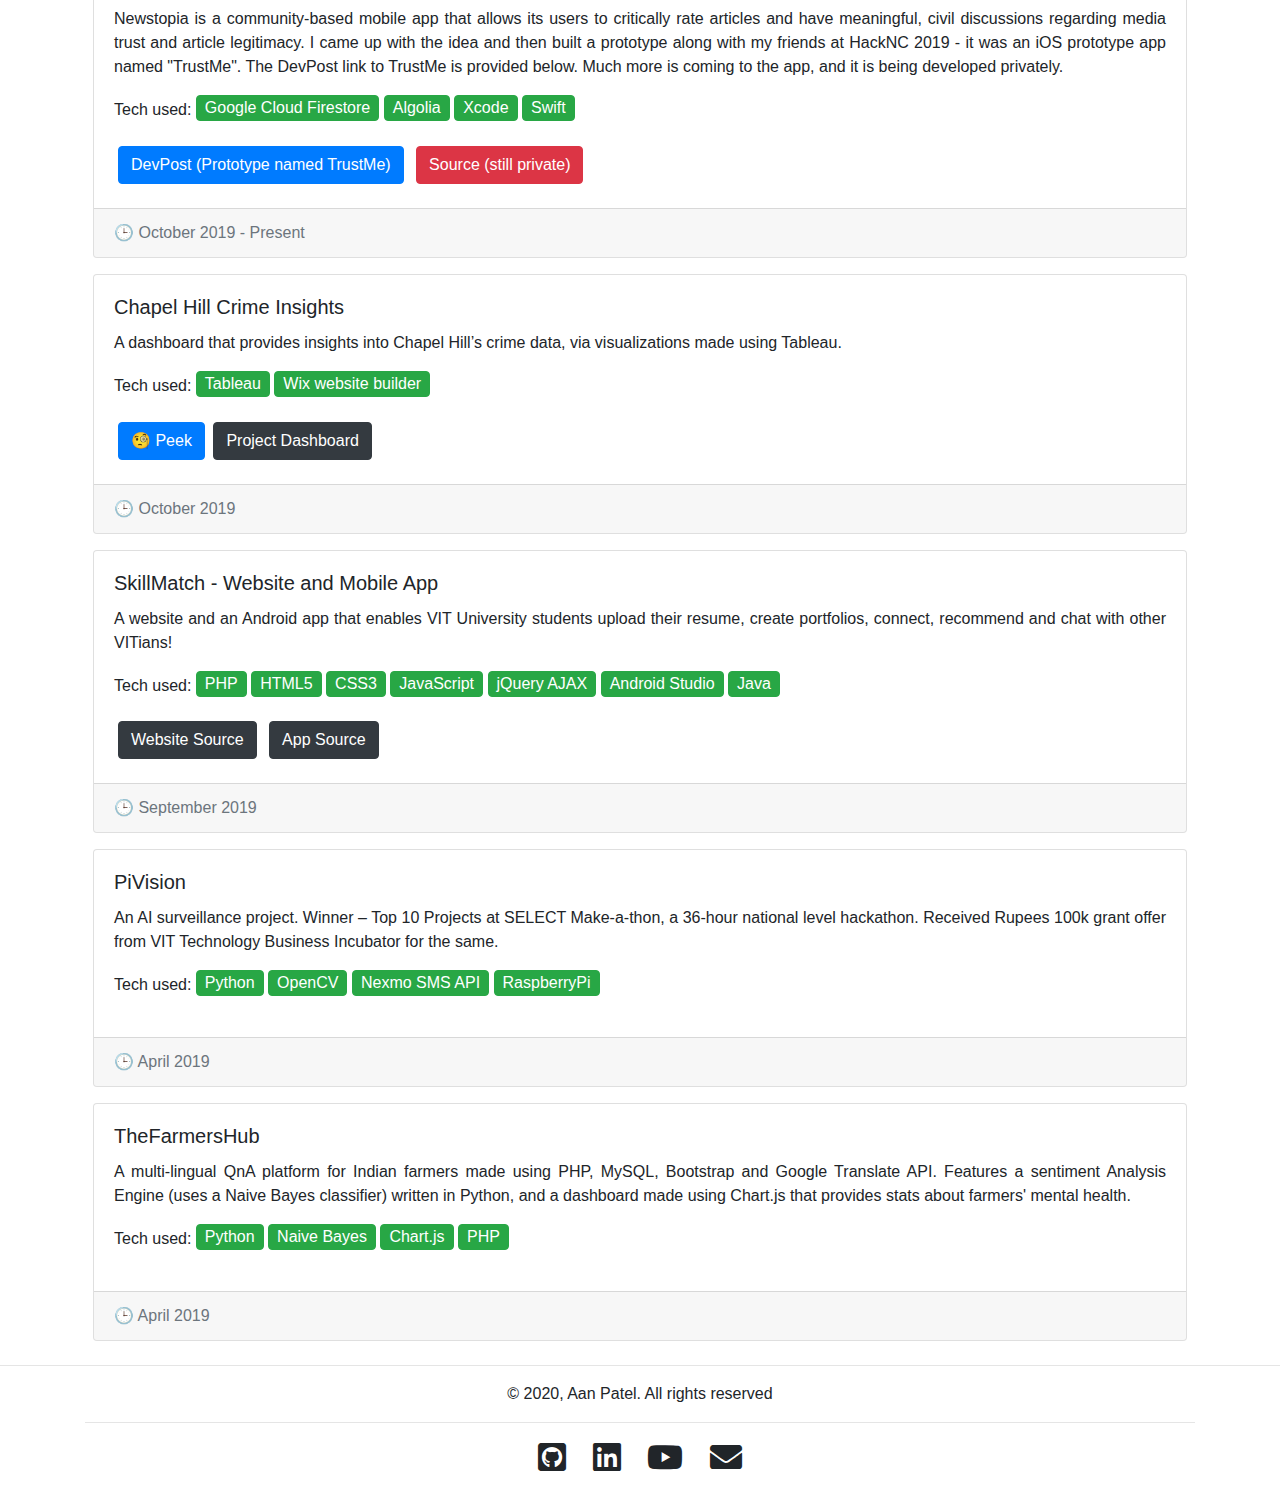
<file: design/index.html>
<!DOCTYPE html>
<html lang="en">

<head>
  <meta charset="utf-8" />
  <meta name="viewport" content="width=device-width, initial-scale=1, shrink-to-fit=no" />

  <link rel="stylesheet" href="https://maxcdn.bootstrapcdn.com/bootstrap/4.0.0/css/bootstrap.min.css"
    integrity="sha384-Gn5384xqQ1aoWXA+058RXPxPg6fy4IWvTNh0E263XmFcJlSAwiGgFAW/dAiS6JXm" crossorigin="anonymous" />
  <link href="https://fonts.googleapis.com/css2?family=Cairo:wght@600&display=swap" rel="stylesheet" />

  <link rel="stylesheet" href="../fa/css/all.min.css" />

  <link rel="stylesheet" href="../css/styles.min.css" />
  <!-- Magnific Popup core CSS file -->
  <link rel="stylesheet" href="../css/magnific-popup.min.css">
  <meta name="description"
    content="I am Aan Patel. Student, leader, innovator, tech entusiast. Welcome to my projects page!" />
  <meta property="og:title" content="Projects Catalog - Aan Patel" />
  <meta property="og:site_name" content="Aan Patel" />
  <meta property="og:url" content="https://www.aanpatel.tech/projects/" />
  <meta property="og:description" content="Aan Patel's project catalog. Open to see Aan Patel's new tech projects!" />
  <meta property="og:type" content="profile" />
  <meta property="og:image" content="" />
  <!-- TWITTER CARD -->
  <meta name="twitter:card" content="summary_large_image" />
  <meta name="twitter:site" content="aanpatel99" />
  <meta name="twitter:title" content="Projects Catalog - Aan Patel" />
  <meta name="twitter:description" content="Aan Patel's project catalog. Open to see Aan Patel's new tech projects!" />
  <meta name="twitter:image" content="https://aanpatel.tech/res/aanpatel.png" />
  <title>Projects Catalog - Aan Patel</title>
</head>

<body>
  <header class="fixed-top">
    <nav class="navbar navbar-expand-lg navbar-dark bg-dark">
      <a class="navbar-brand gf-cairo" href="../"><img src="../res/nav-logo.png" height="28" width="70"
          alt="Aan Patel's website logo" /></a>
      <button class="navbar-toggler" type="button" data-toggle="collapse" data-target="#navbarSupportedContent"
        aria-controls="navbarSupportedContent" aria-expanded="false" aria-label="Toggle navigation">
        <span class="navbar-toggler-icon"></span>
      </button>

      <div class="collapse navbar-collapse" id="navbarSupportedContent">
        <ul class="navbar-nav mr-auto">
          <li class="nav-item">
            <a class="nav-link" href="../" id="nav-about">About Me</a>
          </li>
          <li class="nav-item active">
            <a class="nav-link" id="nav-projects" href="../projects/">Projects<span class="sr-only">(current)</span></a>
          </li>
          <li class="nav-item">
            <a class="nav-link" id="nav-community" href="../community/">Community</a>
          </li>
          <li class="nav-item">
            <a class="nav-link" id="nav-resume" href="../res/resume.pdf" target="_blank">Resume</a>
          </li>
        </ul>
      </div>
    </nav>
    <div class="m-0 p-2 text-center bg-gray material-box">
      <h1 class="gf-cairo">
        Projects Catalog
      </h1>
    </div>
  </header>
  <br><br><br><br><br><br><br class="d-none d-md-block">
  <section class="container-fluid">
    <div class="container">
      <div class="row">
        <div class="col-md-12 col-sm-12">
          <div class="card m-2 material-box-hover">
            <!-- <img
                class="card-img-top border-bottom"
                src="../res/mediscan.png"
                alt="MediScan app picture"
              /> -->
            <div class="card-body">
              <h5 class="card-title">ContApp</h5>
              <p class="card-text text-justify">
                ContApp is an Android app that allows for a new way to visualize contacts. Traditional contact apps show
                you the list of people you know in a boring, non-intelligent, alphabetical fashion.
                But this app, makes use of the latest and greatest that the Android SDK has to offer and provides the
                user with a file-and-folder (heirarchy-based) view to easily view and manage their contacts!
                And the things this app can do once you have such structured data are amazing, to say the least 😏
              </p>
              <p>
                Android (frontend):
                <span class="btn btn-success tech-btn">Android Studio</span>
                <span class="btn btn-success tech-btn">Kotlin</span>
                <span class="btn btn-success tech-btn">MVVM</span>
                <span class="btn btn-success tech-btn">Room</span>
                <span class="btn btn-success tech-btn">Retrofit</span>
                <span class="btn btn-success tech-btn">RecyclerTreeView (3rd party lib)</span>
              </p>
              <p>
                Backend:
                <span class="btn btn-success tech-btn">Node.JS</span>
                <span class="btn btn-success tech-btn">MongoDB Atlas</span>
                <span class="btn btn-success tech-btn">Express</span>
                <span class="btn btn-success tech-btn">JWT</span>
              </p>
              <span class="btn btn-primary my-1 mx-1" id="contapp-pics">🧐 Peek</span>
              <a class="btn btn-danger my-1 mx-1"
                href="https://github.com/Community-Projects-Initiative/ContApp/">Source
                (still private)</a>
            </div>
            <div class="card-footer text-muted">🕒 December 2020 - Present</div>
          </div>
        </div>
        <div class="col-md-12 col-sm-12">
          <div class="card m-2 material-box-hover">
            <!-- <img
                class="card-img-top border-bottom"
                src="../res/placeholder.gif"
                alt="MediScan app picture"
              /> -->
            <div class="card-body">
              <h5 class="card-title">Samosabucket</h5>
              <p class="card-text text-justify">
                Samosabucket is an open-source (GPL v3) food delivery web app which is easy (and free) to set up, and
                handles
                the full workflow needed to
                run a basic food delivery service. It was created with small restaurants trying to survive the COVID-19
                pandemic in mind.
              </p>
              <p>
                Tech used:
                <span class="btn btn-success tech-btn">MongoDB Atlas</span>
                <span class="btn btn-success tech-btn">Express.JS</span>
                <span class="btn btn-success tech-btn">React</span>
                <span class="btn btn-success tech-btn">Node.JS</span>
                <span class="btn btn-success tech-btn">Bulma CSS</span>
                <span class="btn btn-success tech-btn">Cloudinary</span>
                <span class="btn btn-success tech-btn">Positionstack</span>
                <span class="btn btn-success tech-btn">Stripe Payments</span>
              </p>
              <a class="btn btn-primary" href="https://samosabucket.herokuapp.com" target="_blank">Demo</a>
              <a class="btn btn-dark" href="https://github.com/aannirajpatel/samosabucket" target="_blank">Source</a>
            </div>
            <div class="card-footer text-muted">🕒 October - December 2020</div>
          </div>
        </div>
      </div>

      <div class="row">
        <div class="col-md-12 col-sm-12">
          <div class="card m-2 material-box-hover">
            <!-- <img
                class="card-img-top border-bottom"
                src="../res/mediscan.png"
                alt="MediScan app picture"
              /> -->
            <div class="card-body">
              <h5 class="card-title">Real-Time Face Mask Detection with MTCNN, PCA and SVM</h5>
              <p class="card-text text-justify">
                This was my Fall 2020 COMP562 (Intro to Machine Learning) Project at UNC-Chapel Hill. We used a
                pre-trained Multi-Task Cascaded Convolutional Neural Network (facenet-pytorch MTCNN) and trained a
                PCA-SVM pipeline to detect faces in images and then classify them to see whether people in those images
                are wearing masks. <br></vr><br>Dataset: The Face Mask Detection dataset on Kaggle was used - <a
                  href="https://www.kaggle.com/andrewmvd/face-mask-detection"
                  target="_blank">https://www.kaggle.com/andrewmvd/face-mask-detection</a>
              </p>
              <p>
                Tech used:
                <span class="btn btn-success tech-btn">Python</span>
                <span class="btn btn-success tech-btn">Matplotlib</span>
                <span class="btn btn-success tech-btn">OpenCV</span>
                <span class="btn btn-success tech-btn">Pytorch (MTCNN)</span>
                <span class="btn btn-success tech-btn">SciKit Learn (PCA, SVM)</span>
                <span class="btn btn-success tech-btn">Jupyter Notebook</span>
              </p>
              <a class="btn btn-primary my-1 mx-1" href="https://youtu.be/d2ylPwF7zrc" target="_blank">Demo</a>
              <a class="btn btn-primary btn-dark my-1 mx-1"
                href="https://github.com/aannirajpatel/comp562-face-mask-detect" target="_blank">Source
              </a>
            </div>
            <div class="card-footer text-muted">🕒 August - November 2020</div>
          </div>
        </div>
      </div>

      <div class="row">
        <div class="col-md-12 col-sm-12">
          <div class="card m-2 material-box-hover">
            <!-- <img
                class="card-img-top border-bottom"
                src="../res/mediscan.png"
                alt="MediScan app picture"
              /> -->
            <div class="card-body">
              <h5 class="card-title">MediScan</h5>
              <p class="card-text text-justify">
                MediScan is an Android app that allows the user to take a
                picture of any on-paper medical record. The user will then
                highlight areas of typed/handwritten text information to then
                digitize them into easily-readable spreadsheets by using
                Optical Character Recognition (OCR) via Google Cloud Vision.
              </p>
              <p>
                Tech used:
                <span class="btn btn-success tech-btn">Google Cloud Vision</span>
                <span class="btn btn-success tech-btn">Android Studio</span>
                <span class="btn btn-success tech-btn">Java</span>
              </p>
              <a class="btn btn-primary" href="http://devpost.com/software/mediscan"
                target="_blank">DevPost</a>&nbsp;&nbsp;
              <a class="btn btn-dark" href="https://github.com/aannirajpatel/mediscan/" target="_blank">GitHub</a>
            </div>
            <div class="card-footer text-muted">🕒 November 2019</div>
          </div>
        </div>
        <div class="col-md-12 col-sm-12">
          <div class="card m-2 material-box-hover">
            <!-- <img
                class="card-img-top border-bottom"
                src="../res/placeholder.gif"
                alt="MediScan app picture"
              /> -->
            <div class="card-body">
              <h5 class="card-title">Newstopia</h5>
              <p class="card-text text-justify">
                Newstopia is a community-based mobile app that allows its
                users to critically rate articles and have meaningful, civil discussions
                regarding media trust and article legitimacy. I came up with the idea and then built a prototype along
                with my friends at HackNC 2019 - it was an iOS prototype app named "TrustMe". The DevPost link to
                TrustMe is provided below. Much more is coming to the app, and it is being developed privately.
              </p>
              <p>
                Tech used:
                <span class="btn btn-success tech-btn">Google Cloud Firestore</span>
                <span class="btn btn-success tech-btn">Algolia</span>
                <span class="btn btn-success tech-btn">Xcode</span>
                <span class="btn btn-success tech-btn">Swift</span>
              </p>
              <a class="btn btn-primary my-1 mx-1" href="https://devpost.com/software/trustme-app-jxweqf">DevPost
                (Prototype
                named
                TrustMe)</a>
              <a class="btn btn-danger my-1 mx-1"
                href="https://github.com/Community-Projects-Initiative/Newstopia/">Source (still private)</a>
            </div>
            <div class="card-footer text-muted">🕒 October 2019 - Present</div>
          </div>
        </div>
      </div>

      <div class="row">
        <div class="col-md-12 col-sm-12">
          <div class="card m-2 material-box-hover">
            <!-- <img
                class="card-img-top border-bottom"
                src="../res/chapelhillcrimeinsights.png"
                alt="Chapel Hill Crime Insights project picture"
              /> -->
            <div class="card-body">
              <h5 class="card-title">Chapel Hill Crime Insights</h5>
              <p class="card-text text-justify">
                A dashboard that provides insights into Chapel Hill’s crime
                data, via visualizations made using Tableau.
              </p>
              <p>
                Tech used:
                <span class="btn btn-success tech-btn">Tableau</span>
                <span href="#" class="btn btn-success tech-btn">Wix website builder</span>
              </p>
              <span class="btn btn-primary my-1 mx-1" id="cdc2019-pics">🧐 Peek</span>
              <a class="btn btn-dark" href="https://wencheng6.wixsite.com/carolinadatadragons">Project Dashboard</a>
            </div>
            <div class="card-footer text-muted">🕒 October 2019</div>
          </div>
        </div>
        <div class="col-md-12 col-sm-12">
          <div class="card m-2 material-box-hover">
            <div class="card-body">
              <h5 class="card-title">SkillMatch - Website and Mobile App</h5>
              <p class="card-text text-justify">
                A website and an Android app that enables VIT University students upload their
                resume, create portfolios, connect, recommend and chat with
                other VITians!
              </p>
              <p>
                Tech used:
                <span class="btn btn-success tech-btn">PHP</span>
                <span class="btn btn-success tech-btn">HTML5</span>
                <span class="btn btn-success tech-btn">CSS3</span>
                <span class="btn btn-success tech-btn">JavaScript</span>
                <span class="btn btn-success tech-btn">jQuery AJAX</span>
                <span class="btn btn-success tech-btn">Android Studio</span>
                <span class="btn btn-success tech-btn">Java</span>
              </p>
              <a class="btn btn-primary btn-dark my-1 mx-1" href="https://github.com/aannirajpatel/skillmatch">Website
                Source</a>
              <a class="btn btn-primary btn-dark my-1 mx-1" href="https://github.com/aannirajpatel/skillmatchmobile">App
                Source</a>
            </div>
            <div class="card-footer text-muted">🕒 September 2019</div>
          </div>
        </div>
      </div>
      <div class="row">
        <div class="col-md-12 col-sm-12">
          <div class="card m-2 material-box-hover">
            <div class="card-body">
              <h5 class="card-title">PiVision</h5>
              <p class="card-text text-justify">
                An AI surveillance project. Winner – Top 10 Projects at SELECT
                Make-a-thon, a 36-hour national level hackathon. Received
                Rupees 100k grant offer from VIT Technology Business Incubator
                for the same.
              </p>
              <p>
                Tech used:
                <span class="btn btn-success tech-btn">Python</span>
                <span class="btn btn-success tech-btn">OpenCV</span>
                <span class="btn btn-success tech-btn">Nexmo SMS API</span>
                <span class="btn btn-success tech-btn">RaspberryPi</span>
              </p>
            </div>
            <div class="card-footer text-muted">🕒 April 2019</div>
          </div>
        </div>
        <div class="col-md-12 col-sm-12">
          <div class="card m-2 material-box-hover">
            <div class="card-body">
              <h5 class="card-title">TheFarmersHub</h5>
              <p class="card-text text-justify">
                A multi-lingual QnA platform for Indian farmers made using PHP,
                MySQL, Bootstrap and Google Translate API. Features a sentiment
                Analysis Engine (uses a Naive Bayes classifier) written in
                Python, and a dashboard made using Chart.js that provides stats
                about farmers' mental health.
              </p>
              <p>
                Tech used:
                <span class="btn btn-success tech-btn">Python</span>
                <span class="btn btn-success tech-btn">Naive Bayes</span>
                <span class="btn btn-success tech-btn">Chart.js</span>
                <span href="#" class="btn btn-success tech-btn">PHP</span>
              </p>
            </div>
            <div class="card-footer text-muted">🕒 April 2019</div>
          </div>
        </div>
      </div>
  </section>
  <hr />
  <section class="container">
    <div class="text-center">
      &copy; 2020, Aan Patel. All rights reserved<br />
      <hr />
      <p class="h2">
        <a href="https://www.github.com/aannirajpatel/" target="_blank"
          style="text-decoration: none; color: #212529;"><i
            class="fab fa-github-square hov-en-purple color-transition-smooth"></i></a>&nbsp;&nbsp;
        <a href="https://www.linkedin.com/in/aan-patel/" target="_blank"
          style="text-decoration: none; color: #212529;"><i
            class="fab fa-linkedin hov-en-blue color-transition-smooth"></i></a>&nbsp;&nbsp;
        <a href="https://www.youtube.com/channel/UCsz3D_V6qmdwv0z_GVxe4Fg" target="_blank"
          style="text-decoration: none; color: #212529;"><i
            class="fab fa-youtube hov-en-red color-transition-smooth"></i></a>&nbsp;&nbsp;
        <a href="mailto:aanpatel.tech@gmail.com" target="_blank" style="text-decoration: none; color: #212529;"><i
            class="fas fa-envelope hov-en-blue color-transition-smooth"></i></a>
      </p>
    </div>
  </section>
  <script src="https://code.jquery.com/jquery-3.2.1.min.js" crossorigin="anonymous"></script>
  <script src="https://cdnjs.cloudflare.com/ajax/libs/popper.js/1.12.9/umd/popper.min.js"
    integrity="sha384-ApNbgh9B+Y1QKtv3Rn7W3mgPxhU9K/ScQsAP7hUibX39j7fakFPskvXusvfa0b4Q"
    crossorigin="anonymous"></script>
  <script src="https://maxcdn.bootstrapcdn.com/bootstrap/4.0.0/js/bootstrap.min.js"
    integrity="sha384-JZR6Spejh4U02d8jOt6vLEHfe/JQGiRRSQQxSfFWpi1MquVdAyjUar5+76PVCmYl"
    crossorigin="anonymous"></script>
  <!-- Magnific Popup core JS file -->
  <script src="../js/magnific_popup.min.js"></script>
  <script>
    var spans = $('span[id^="content-"]').hide(),
      i = 0;

    (function cycle() {
      spans.eq(i).fadeIn(500).delay(1500).fadeOut(500, cycle);
      i = ++i % spans.length;
    })();

    function profileGlitchOff(imgTag) { }
    function profileGlitchOn(imgTag) {
      $(imgTag)
        .fadeOut(0, function () {
          imgTag.src = "res/aanpatel-glitch.png";
        })
        .fadeIn(100, function () {
          imgTag.src = "res/aanpatel.png";
        });
    }
    window.onload = (event) => {
      randomGlitchImg();
    };

    var window_focus;

    window.onblur = function () {
      window_focus = false;
    };

    window.onfocus = function () {
      window_focus = true;
    };

    function randomGlitchImg() {
      $(".img-glitch")
        .fadeOut(0, function () {
          $(".img-glitch").attr("src", "../res/aanpatel-glitch.png");
        })
        .fadeIn(200, function () {
          $(".img-glitch").attr("src", "../res/aanpatel.png");
        });
      if (window_focus) {
        setTimeout(randomGlitchImg, 10000);
      }
    }
    console.log(
      "Here's a gift for opening the console: patelaan13@gmail.com. Send code \"CONSOLEHERO\" in the email. I'll reach back ASAP! Join my team or make me join you, lets make cool stuff!"
    );
  </script>
  <script type="application/ld+json">
      {
        "@context": "http://schema.org",
        "@type": "Organization",
        "name": "Aan Patel",
        "url": "http://www.aanpatel.tech",
        "address": "United States",
        "sameAs": [
          "http://www.facebook.com/aan.patel.395",
          "https://www.youtube.com/channel/UCsz3D_V6qmdwv0z_GVxe4Fg",
          "https://linkedin.com/in/aan-patel"
        ]
      }
    </script>
  <script>
    $(document).ready(function () {
      $('#contapp-pics').magnificPopup({ type: 'image', items: { src: "../res/contapp-pics-1.gif" } });
      $('#cdc2019-pics').magnificPopup({ type: 'image', items: { src: "../res/cdc2019-project-pics-1.gif" } })
    });
  </script>
</body>

</html>
</file>
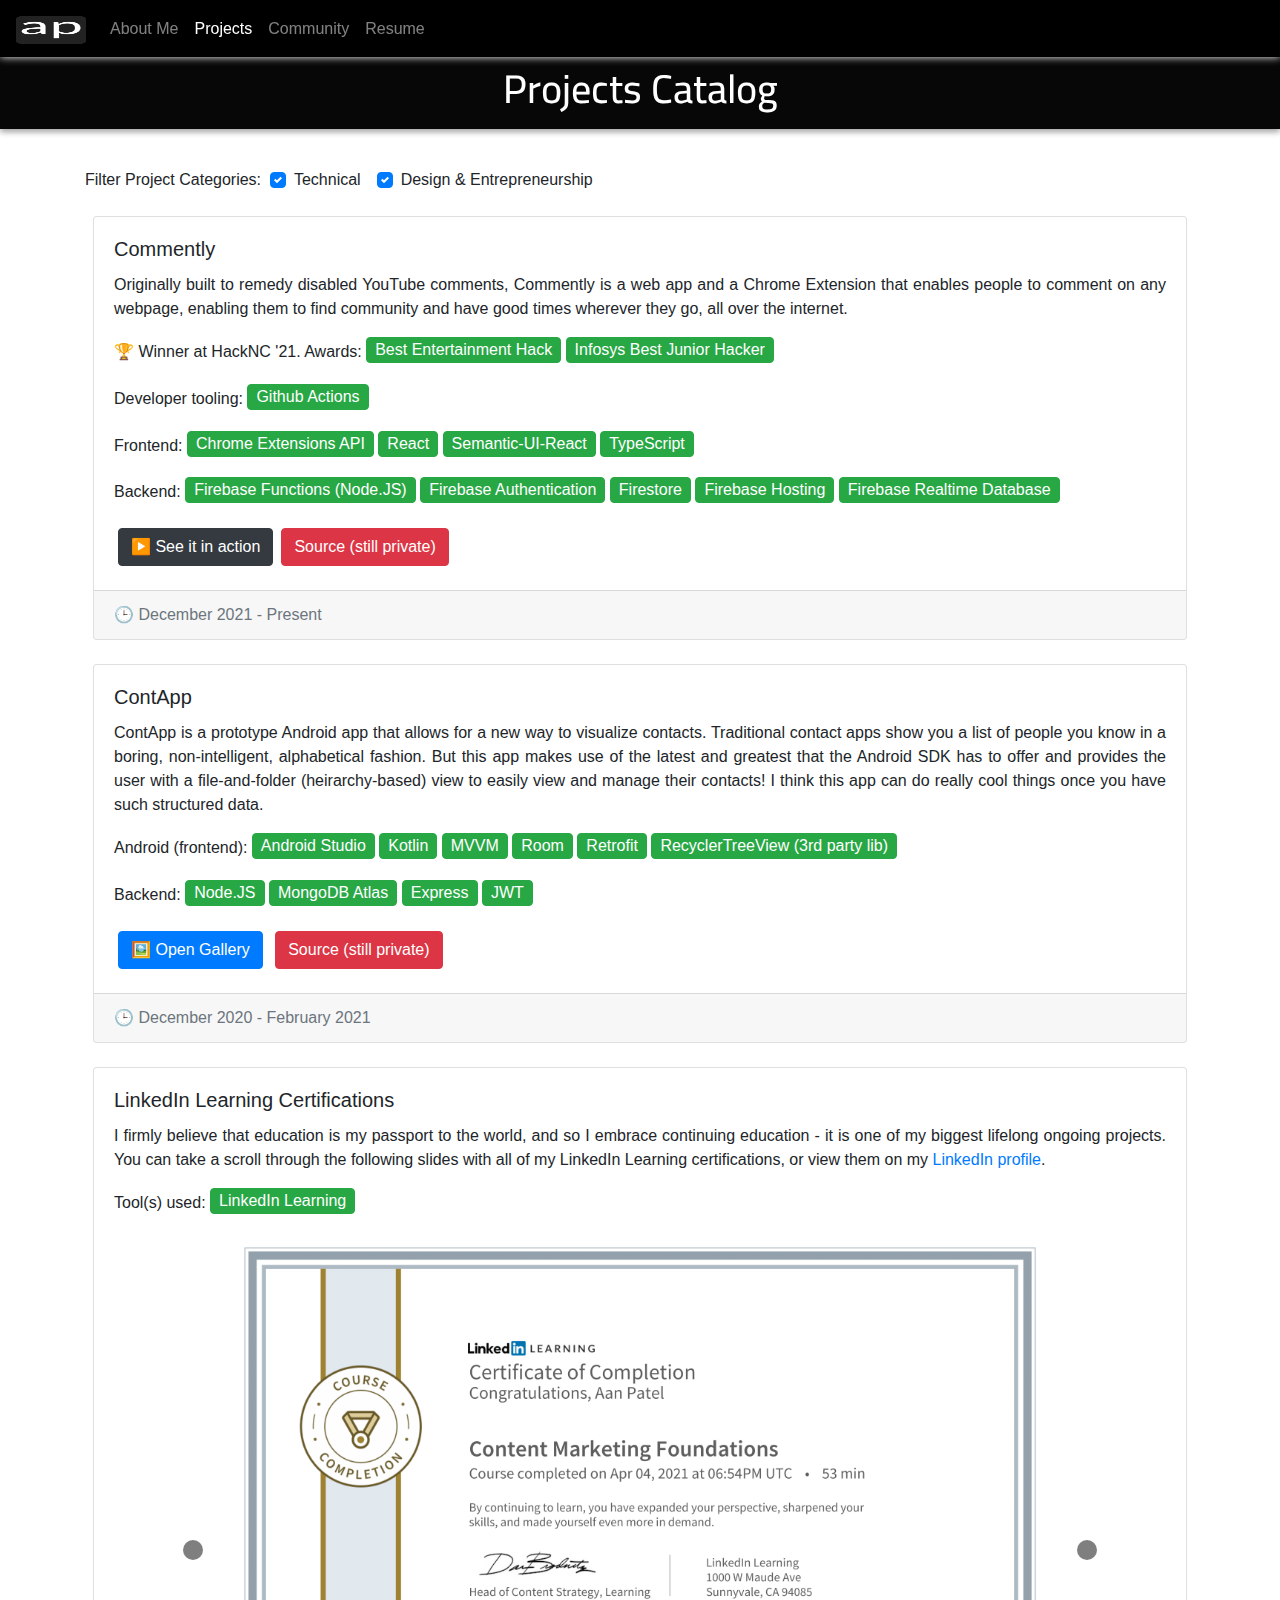
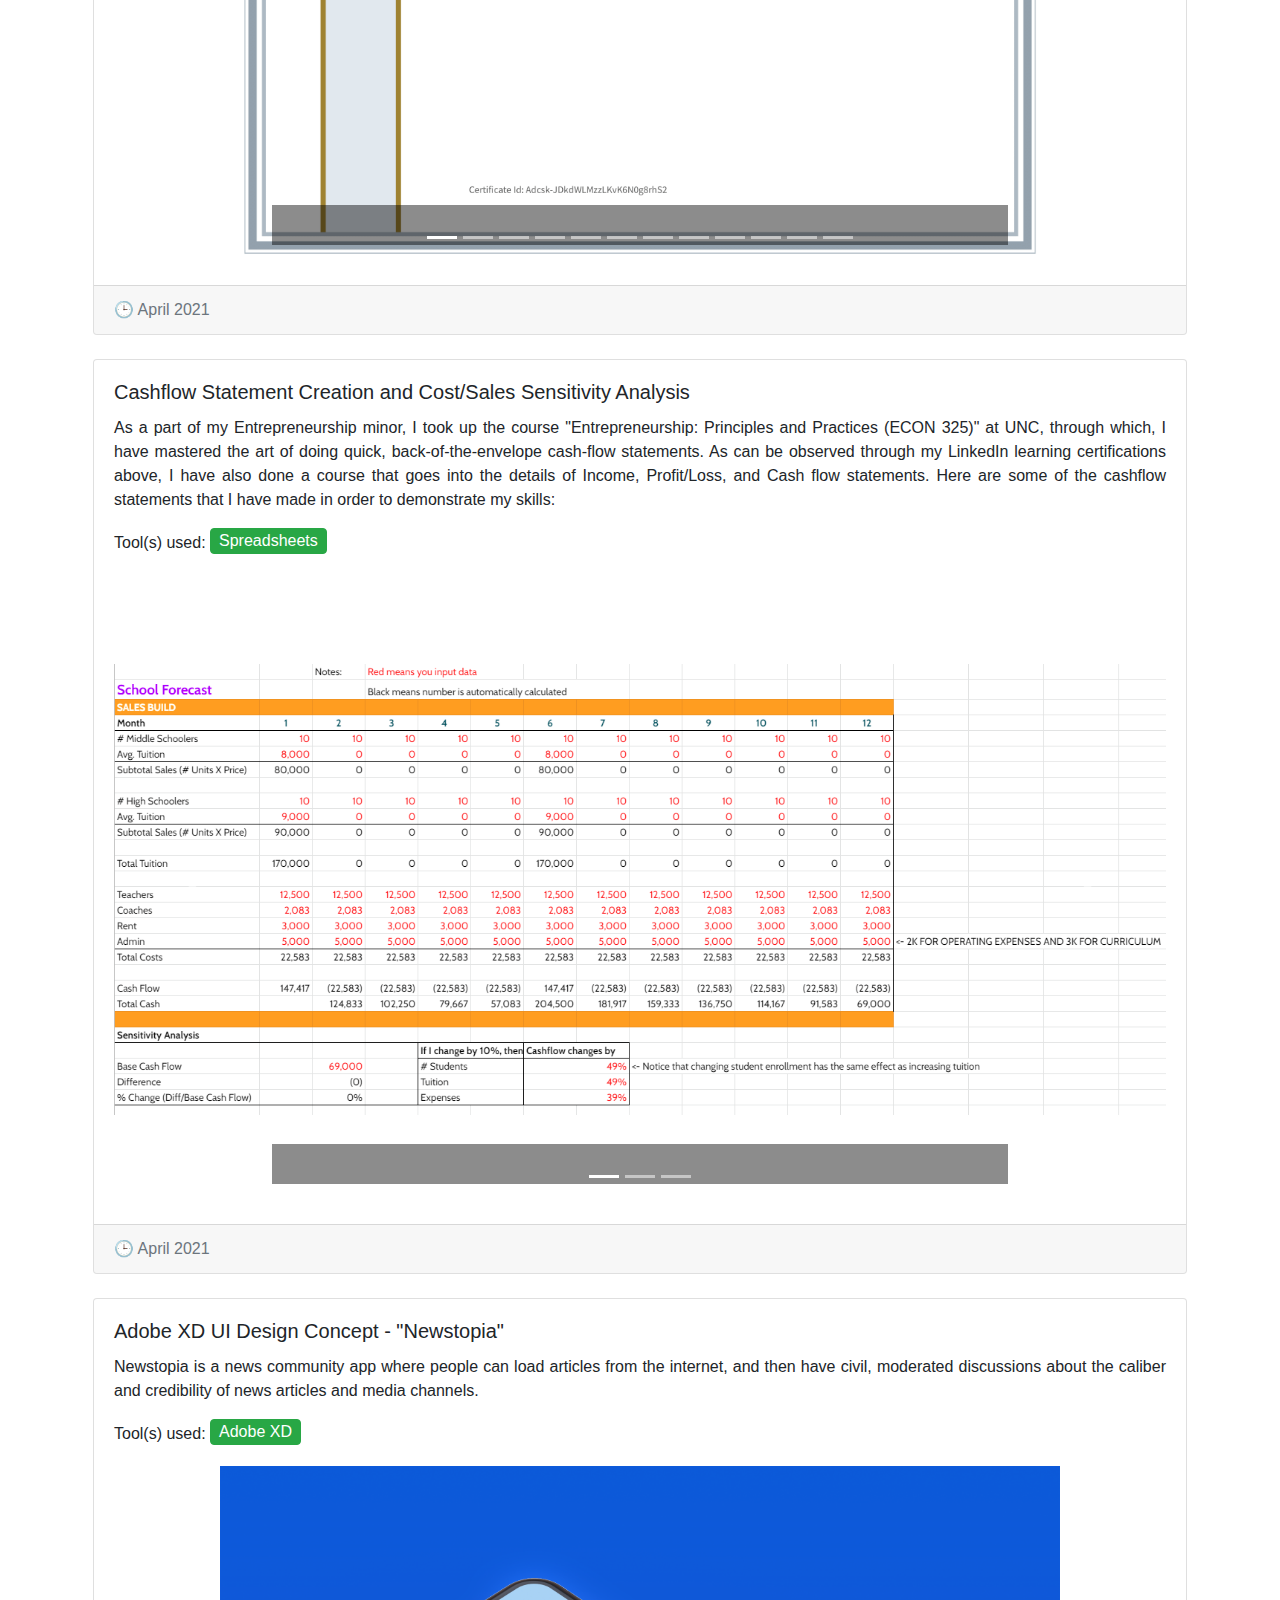
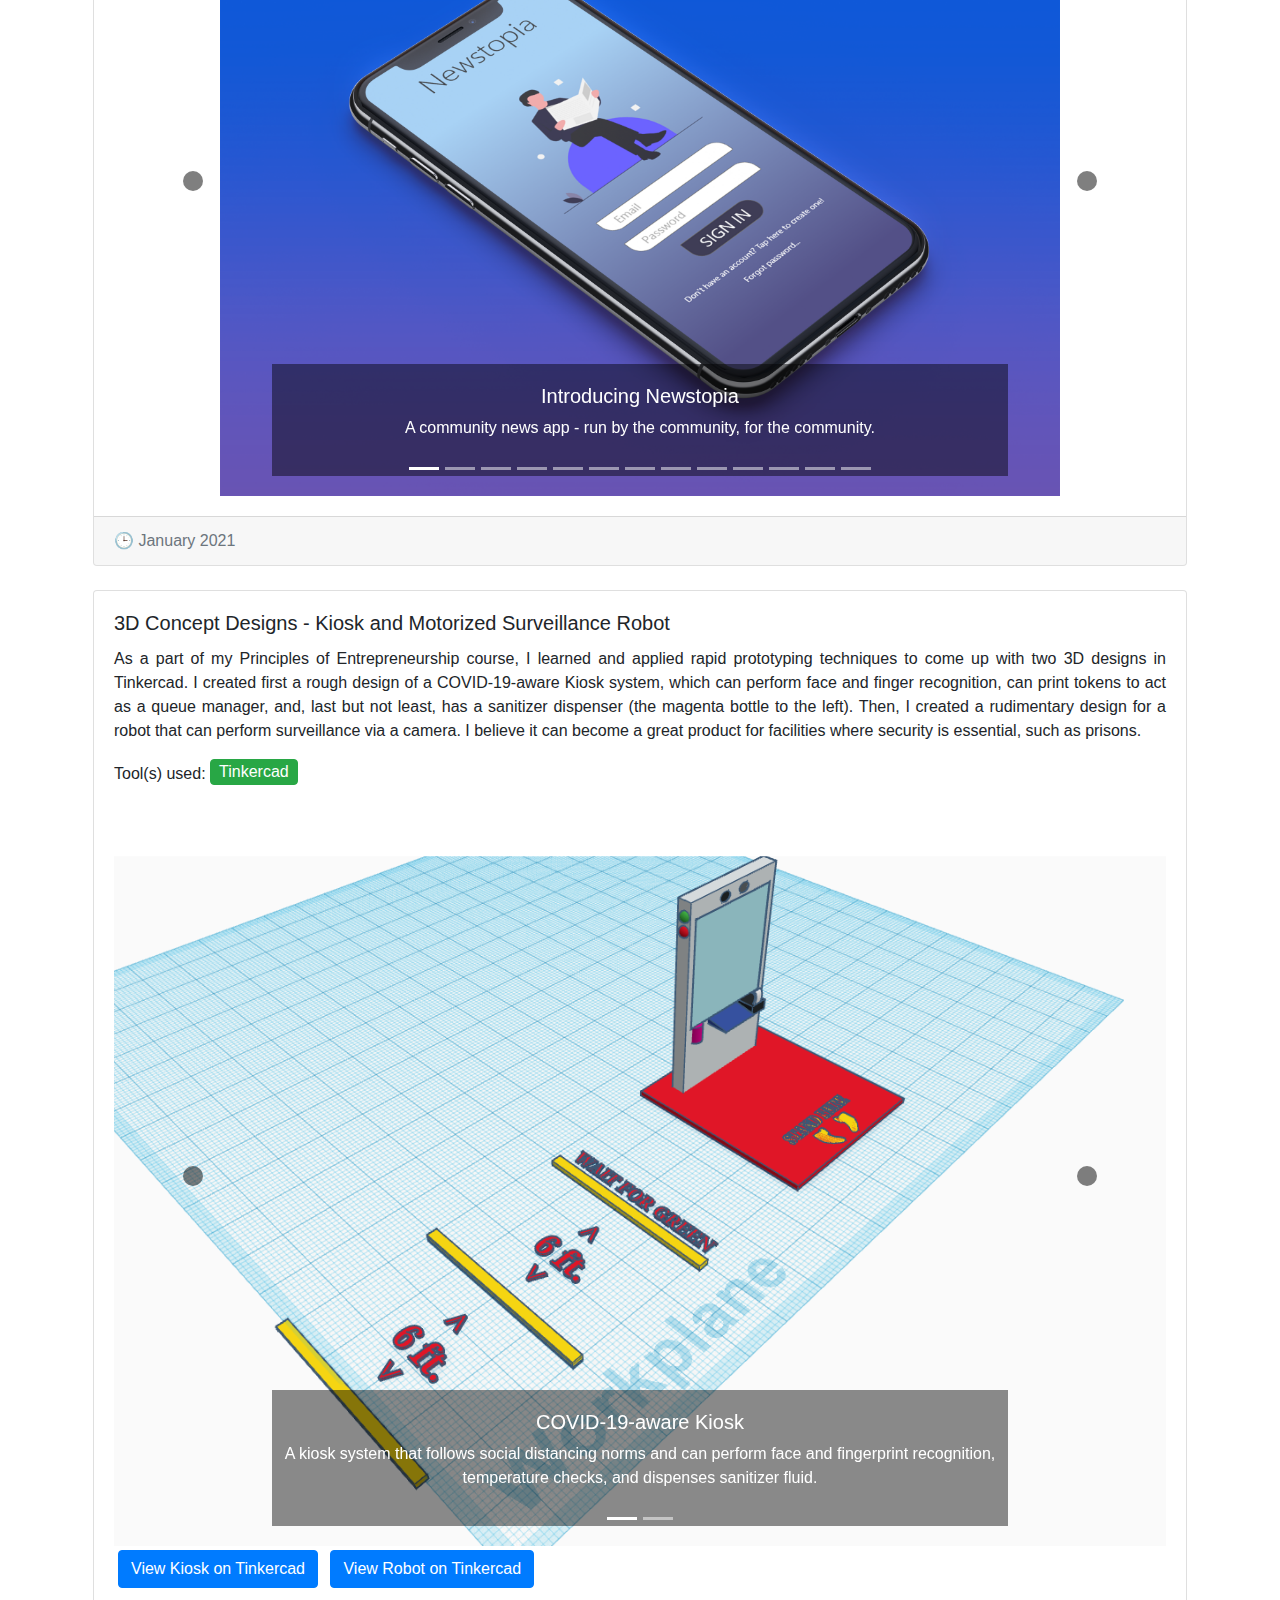
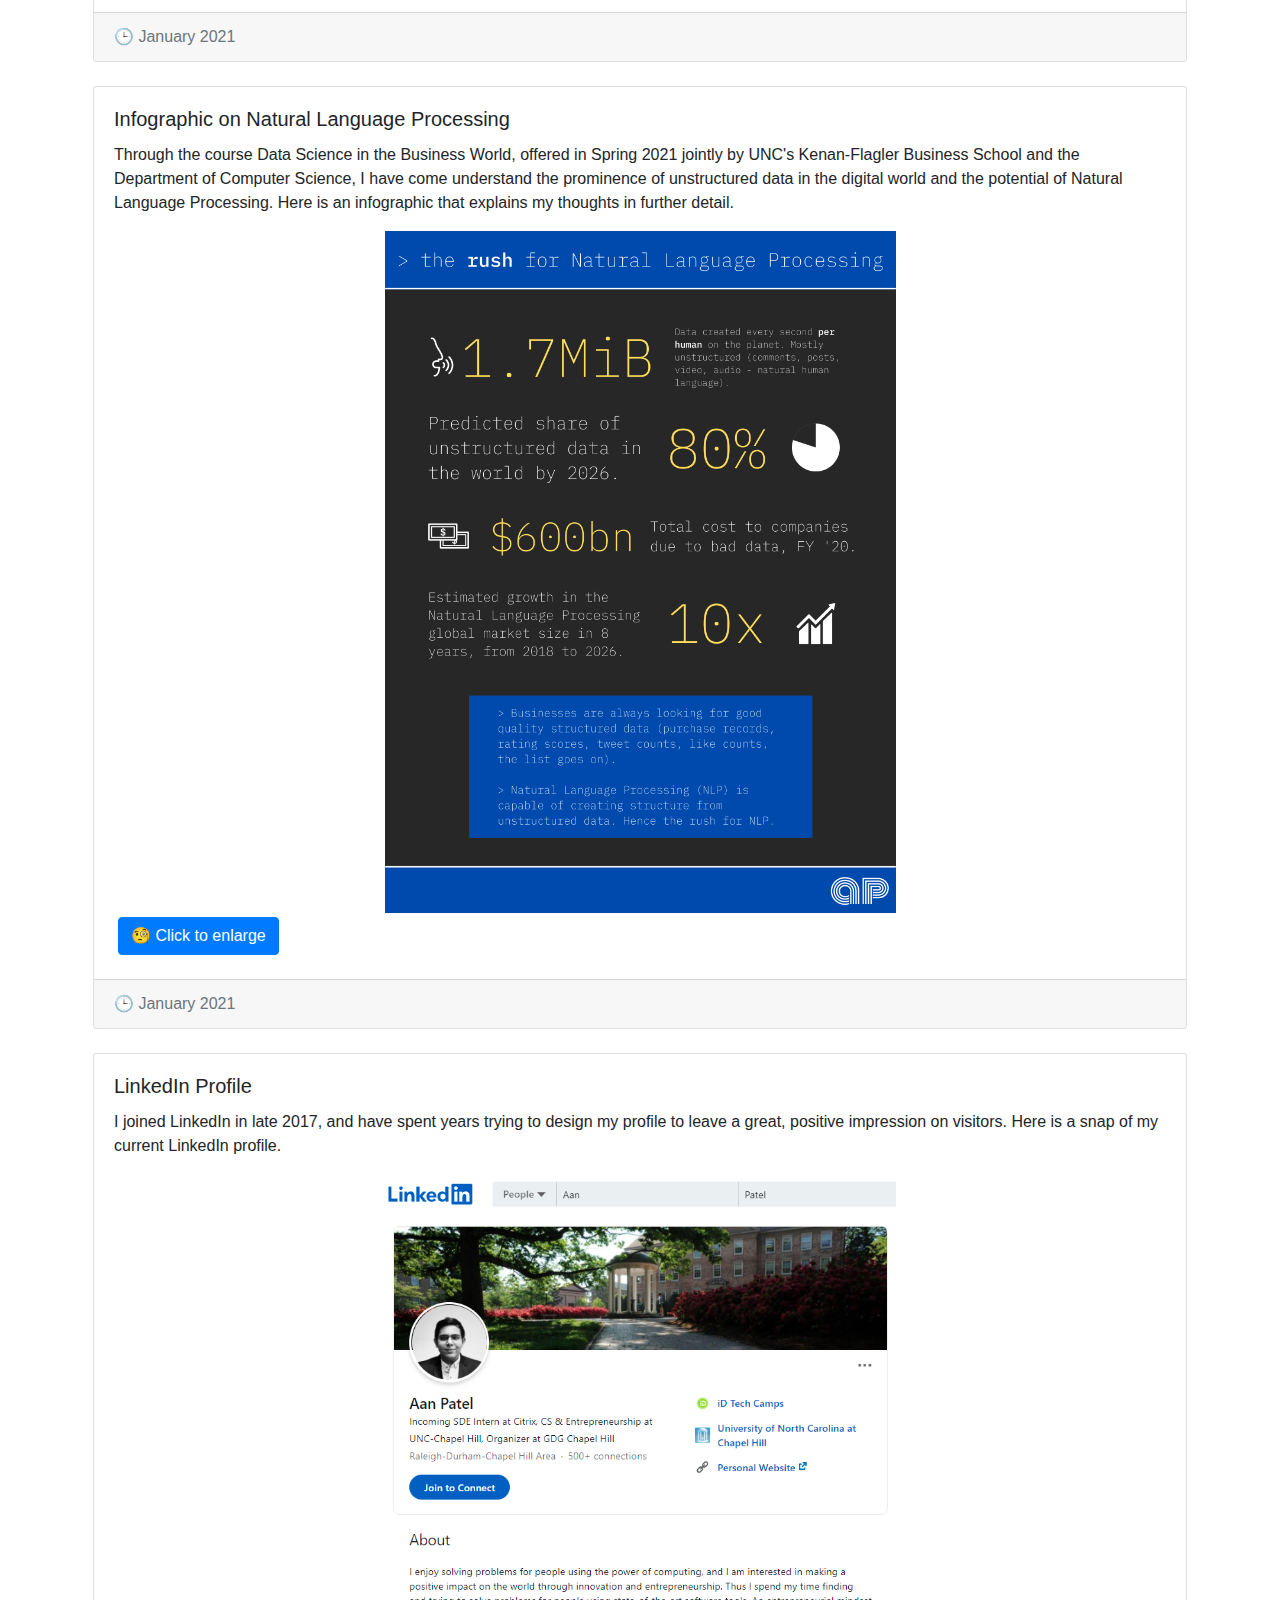
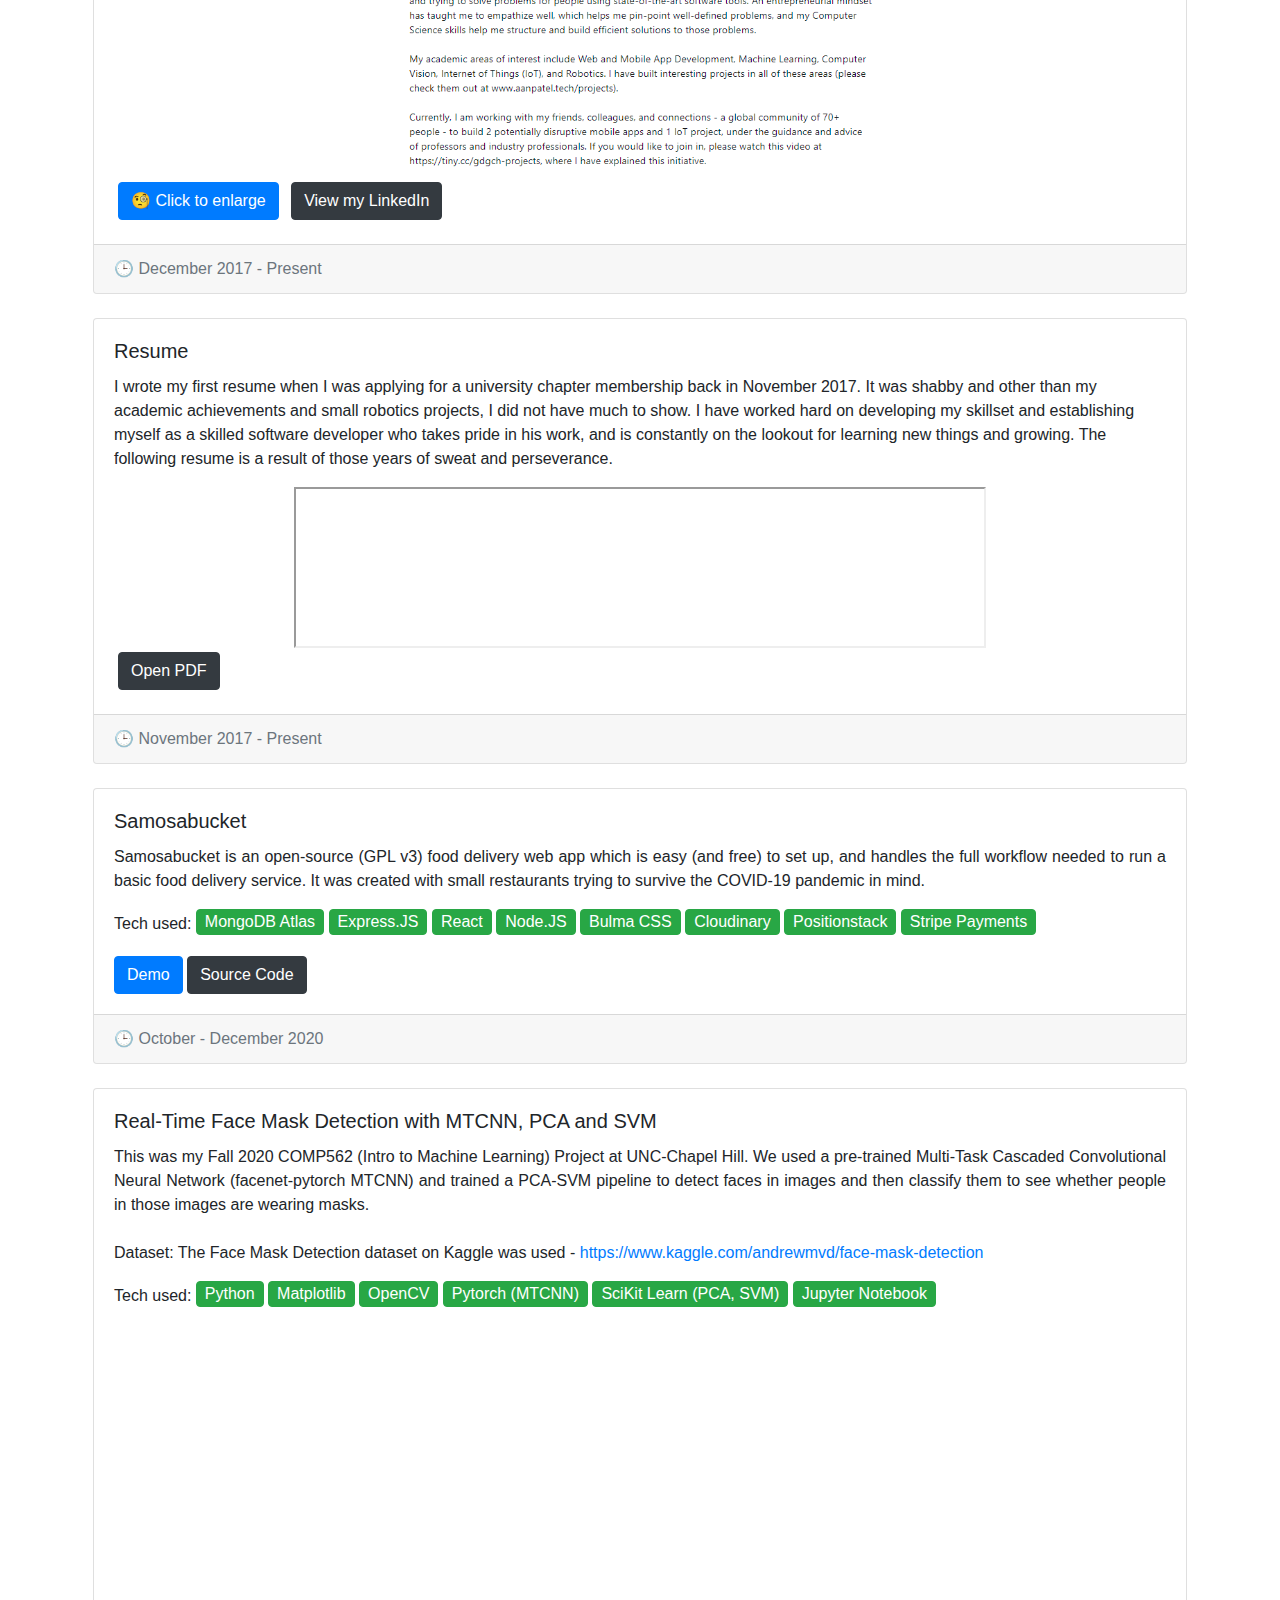
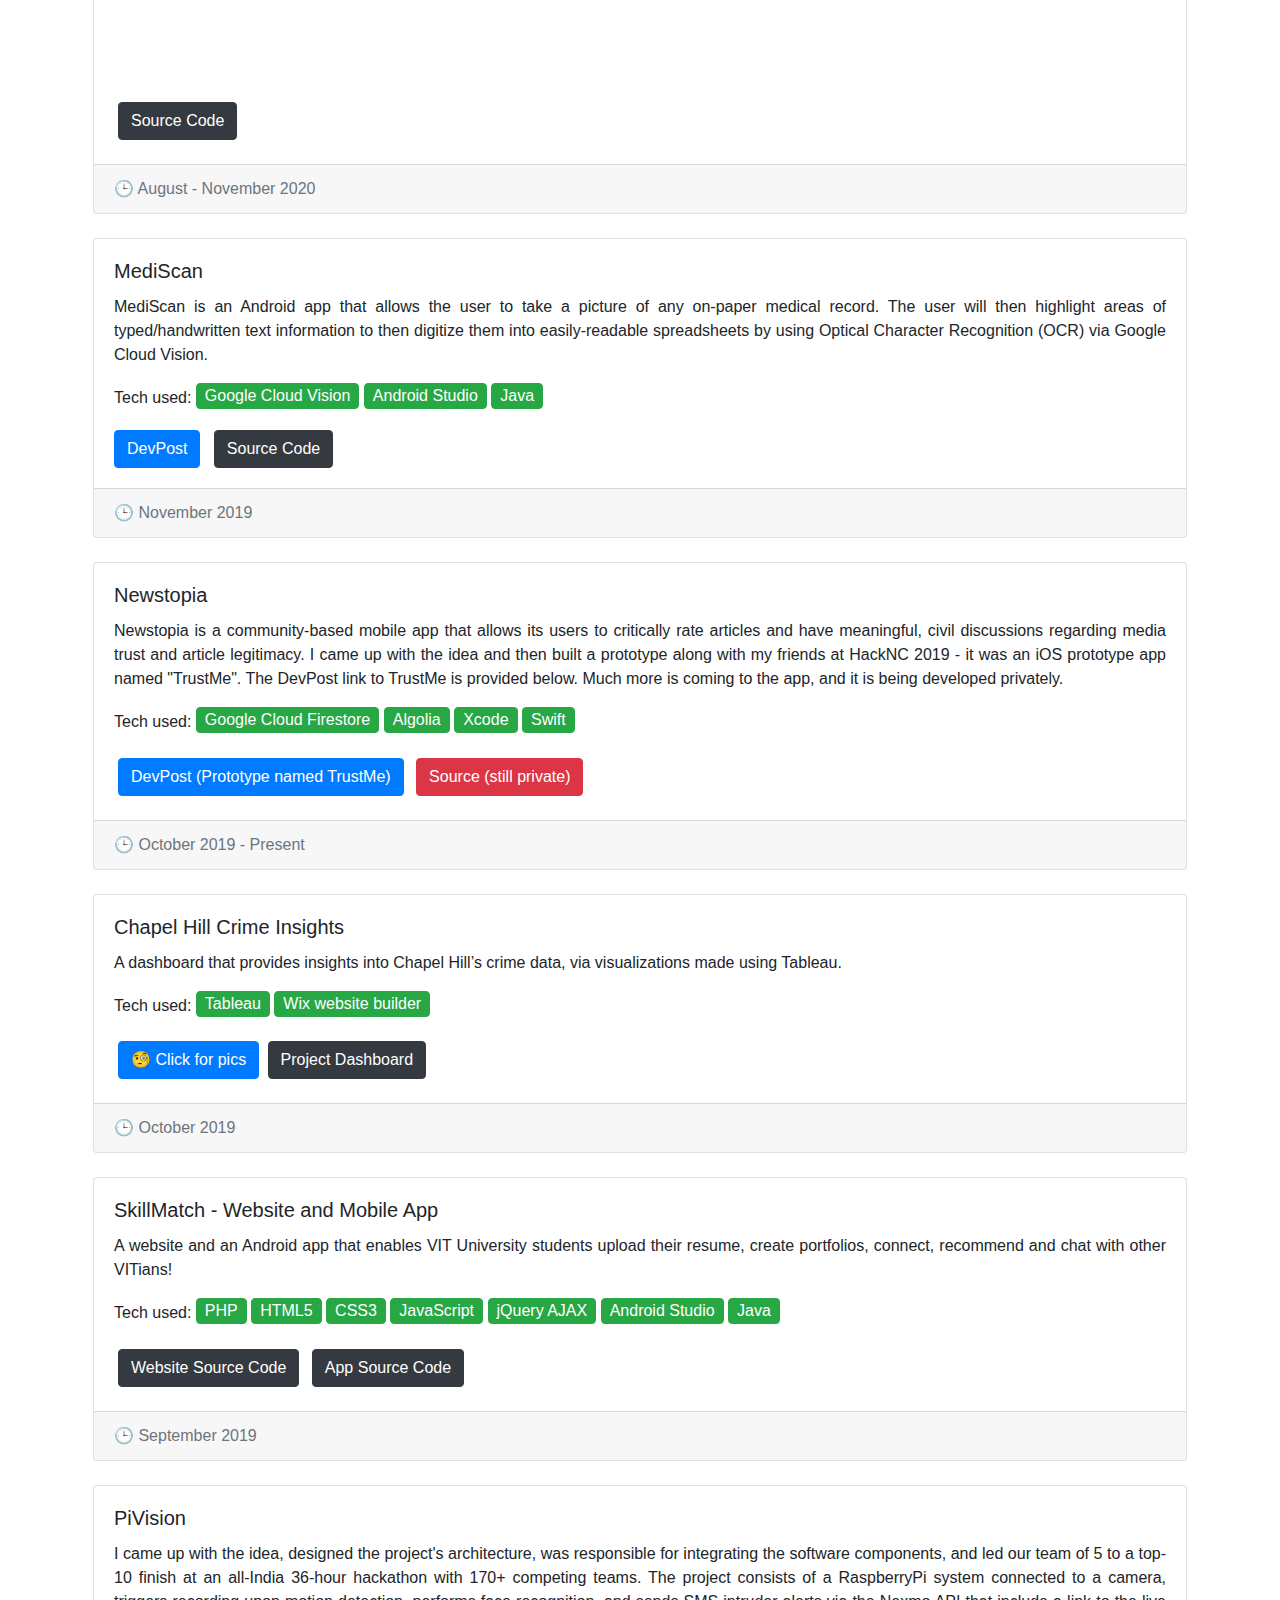
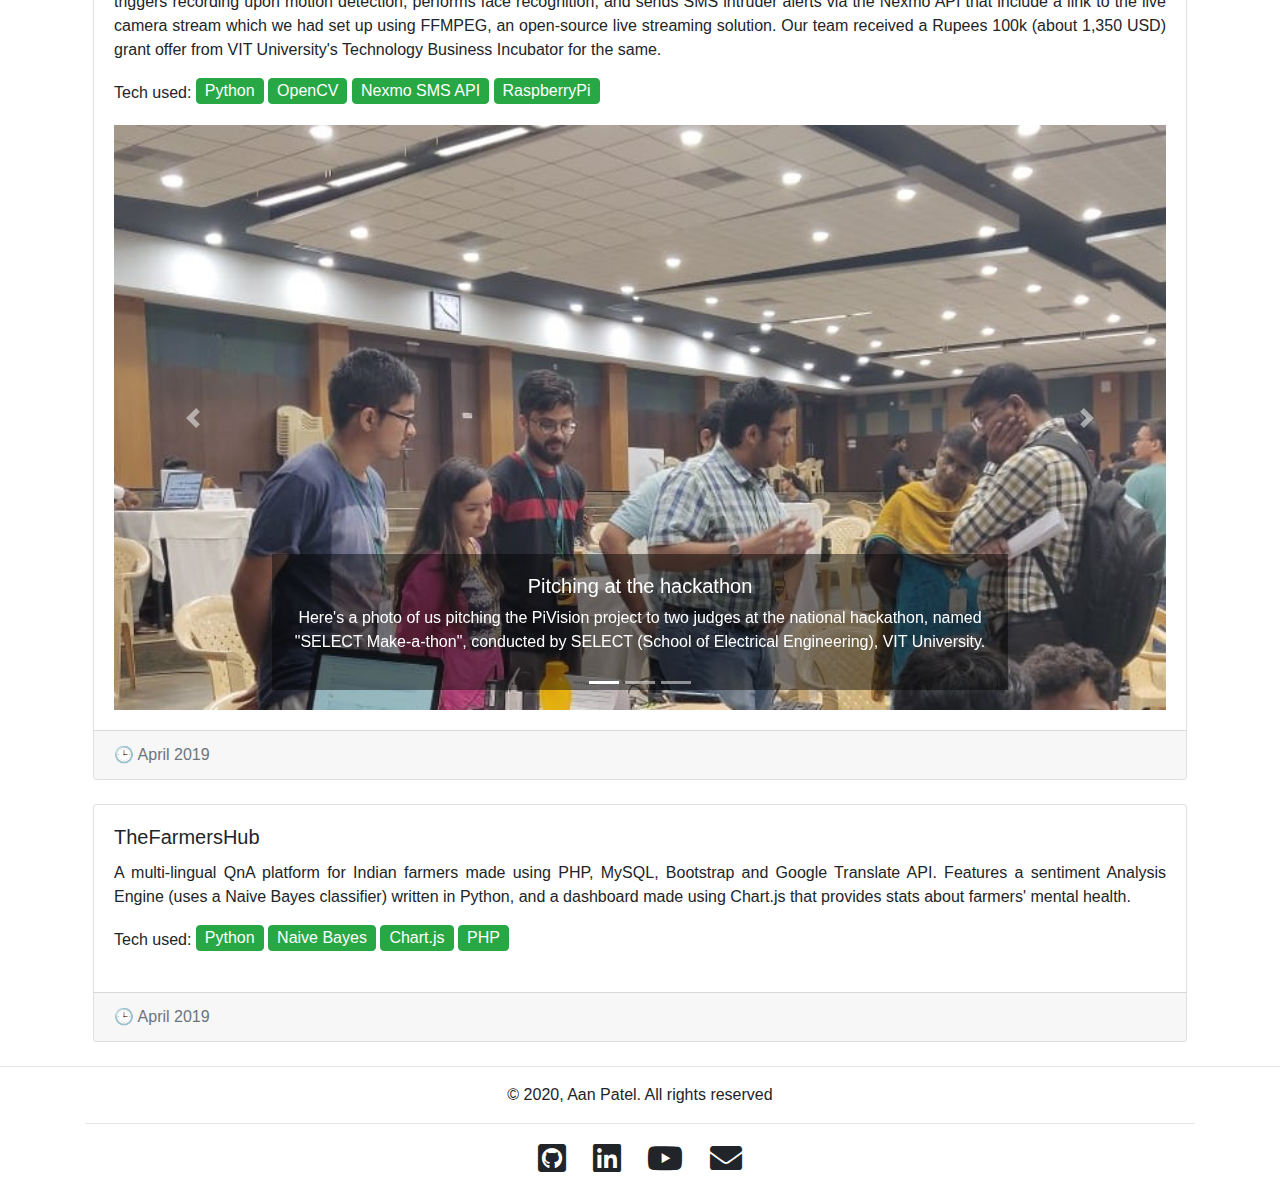
<file: projects/index.html>
<!DOCTYPE html>
<html lang="en">

<head>
  <!-- Global site tag (gtag.js) - Google Analytics -->
  <script async src="https://www.googletagmanager.com/gtag/js?id=UA-174965686-1"></script>
  <script>
    window.dataLayer = window.dataLayer || [];
    function gtag() { dataLayer.push(arguments); }
    gtag('js', new Date());

    gtag('config', 'UA-174965686-1');
  </script>
  <meta charset="utf-8" />
  <meta name="viewport" content="width=device-width, initial-scale=1, shrink-to-fit=no" />

  <link rel="stylesheet" href="https://stackpath.bootstrapcdn.com/bootstrap/4.5.2/css/bootstrap.min.css"
    integrity="sha384-JcKb8q3iqJ61gNV9KGb8thSsNjpSL0n8PARn9HuZOnIxN0hoP+VmmDGMN5t9UJ0Z" crossorigin="anonymous">
  <link href="https://fonts.googleapis.com/css2?family=Cairo:wght@600&display=swap" rel="stylesheet" />

  <link rel="stylesheet" href="../fa/css/all.min.css" />

  <link rel="stylesheet" href="../css/styles.min.css" />
  <!-- Magnific Popup core CSS file -->
  <link rel="stylesheet" href="../css/magnific-popup.min.css">
  <meta name="description"
    content="I am Aan Patel. Student, leader, innovator, tech entusiast. Welcome to my projects page!" />
  <meta property="og:title" content="Projects Catalog - Aan Patel" />
  <meta property="og:site_name" content="Aan Patel" />
  <meta property="og:url" content="https://www.aanpatel.tech/projects/" />
  <meta property="og:description" content="Aan Patel's project catalog. Open to see Aan Patel's new tech projects!" />
  <meta property="og:type" content="profile" />
  <meta property="og:image" content="aanpatel-website-logo.png" />
  <!-- TWITTER CARD -->
  <meta name="twitter:card" content="summary_large_image" />
  <meta name="twitter:site" content="aanpatel99" />
  <meta name="twitter:title" content="Projects Catalog - Aan Patel" />
  <meta name="twitter:description" content="Aan Patel's project catalog. Open to see Aan Patel's new tech projects!" />
  <meta name="twitter:image" content="https://aanpatel.tech/res/aanpatel-website-logo.png" />
  <title>Projects Catalog - Aan Patel</title>
</head>

<body>
  <header class="fixed-top">
    <nav class="navbar navbar-expand-lg navbar-dark bg-dark">
      <a class="navbar-brand gf-cairo" href="../"><img src="../res/nav-logo.png" height="28" width="70"
          alt="Aan Patel's website logo" /></a>
      <button class="navbar-toggler" type="button" data-toggle="collapse" data-target="#navbarSupportedContent"
        aria-controls="navbarSupportedContent" aria-expanded="false" aria-label="Toggle navigation">
        <span class="navbar-toggler-icon"></span>
      </button>

      <div class="collapse navbar-collapse" id="navbarSupportedContent">
        <ul class="navbar-nav mr-auto">
          <li class="nav-item">
            <a class="nav-link" href="../" id="nav-about">About Me</a>
          </li>
          <li class="nav-item active">
            <a class="nav-link" id="nav-projects" href="../projects/">Projects<span class="sr-only">(current)</span></a>
          </li>
          <li class="nav-item">
            <a class="nav-link" id="nav-community" href="../community/">Community</a>
          </li>
          <li class="nav-item">
            <a class="nav-link" id="nav-resume" href="../res/resume.pdf" target="_blank">Resume</a>
          </li>
        </ul>
      </div>
    </nav>
    <div class="m-0 p-2 text-center bg-gray material-box">
      <h1 class="gf-cairo">
        Projects Catalog
      </h1>
    </div>
  </header>
  <br><br><br><br><br><br><br class="d-none d-md-block">
  <section class="container-fluid px-0">
    <div class="container-xl">
      <div class="container">
        <div class="form-group row">
          <label>Filter Project Categories:&nbsp;&nbsp;</label>
          <div class="custom-control custom-checkbox custom-control-inline">
            <input name="project-filter" id="project-filter_0" type="checkbox" checked="checked"
              class="custom-control-input" value="">
            <label for="project-filter_0" class="custom-control-label">Technical</label>
          </div>
          <div class="custom-control custom-checkbox custom-control-inline">
            <input name="project-filter" id="project-filter_1" type="checkbox" checked="checked"
              class="custom-control-input" value="">
            <label for="project-filter_1" class="custom-control-label">Design & Entrepreneurship</label>
          </div>
        </div>
        </form>
      </div>

      <div class="col-md-12 col-sm-12 mx-0 px-0" id="commently">
        <div class="card m-2 mb-4 mx-0 px-0 material-box-hover">
          <div class="card-body">
            <h5 class="card-title">Commently</h5>
            <p class="card-text text-justify">
              Originally built to remedy disabled YouTube comments, Commently is a web app and a Chrome Extension that
              enables people to comment on any webpage, enabling them to find community and have good times wherever
              they go, all over the internet.
            </p>
            <p>
              🏆 Winner at HackNC '21. Awards:
              <span class="btn btn-success tech-btn">Best Entertainment Hack</span>
              <span class="btn btn-success tech-btn">Infosys Best Junior Hacker</span>
            </p>
            <p>
              Developer tooling:
              <span class="btn btn-success tech-btn">Github Actions</span>
            </p>
            <p>
              Frontend:
              <span class="btn btn-success tech-btn">Chrome Extensions API</span>
              <span class="btn btn-success tech-btn">React</span>
              <span class="btn btn-success tech-btn">Semantic-UI-React</span>
              <span class="btn btn-success tech-btn">TypeScript</span>
            </p>
            <p>
              Backend:
              <span class="btn btn-success tech-btn">Firebase Functions (Node.JS)</span>
              <span class="btn btn-success tech-btn">Firebase Authentication</span>
              <span class="btn btn-success tech-btn">Firestore</span>
              <span class="btn btn-success tech-btn">Firebase Hosting</span>
              <span class="btn btn-success tech-btn">Firebase Realtime Database</span>
            </p>
            <a href="https://devpost.com/software/commently" target="_blank" class="btn btn-dark my-1 mx-1"
              id="commently-pics">▶️ See it in action</span>
              <a class="btn btn-danger my-1 mx-1" href="https://github.com/aannirajpatel/commently">Source
                (still private)</a>
          </div>
          <div class="card-footer text-muted">🕒 December 2021 - Present</div>
        </div>
      </div>

      <div class="col-md-12 col-sm-12 mx-0 px-0" id="contapp">
        <div class="card m-2 mb-4 mx-0 px-0 material-box-hover">
          <div class="card-body">
            <h5 class="card-title">ContApp</h5>
            <p class="card-text text-justify">
              ContApp is a prototype Android app that allows for a new way to visualize contacts. Traditional contact
              apps show
              you a list of people you know in a boring, non-intelligent, alphabetical fashion.
              But this app makes use of the latest and greatest that the Android SDK has to offer and provides the
              user with a file-and-folder (heirarchy-based) view to easily view and manage their contacts!
              I think this app can do really cool things once you have such structured data.
            </p>
            <p>
              Android (frontend):
              <span class="btn btn-success tech-btn">Android Studio</span>
              <span class="btn btn-success tech-btn">Kotlin</span>
              <span class="btn btn-success tech-btn">MVVM</span>
              <span class="btn btn-success tech-btn">Room</span>
              <span class="btn btn-success tech-btn">Retrofit</span>
              <span class="btn btn-success tech-btn">RecyclerTreeView (3rd party lib)</span>
            </p>
            <p>
              Backend:
              <span class="btn btn-success tech-btn">Node.JS</span>
              <span class="btn btn-success tech-btn">MongoDB Atlas</span>
              <span class="btn btn-success tech-btn">Express</span>
              <span class="btn btn-success tech-btn">JWT</span>
            </p>
            <span class="btn btn-primary my-1 mx-1" id="contapp-pics">🖼 Open Gallery</span>
            <a class="btn btn-danger my-1 mx-1" href="https://github.com/Community-Projects-Initiative/ContApp/">Source
              (still private)</a>
          </div>
          <div class="card-footer text-muted">🕒 December 2020 - February 2021</div>
        </div>
      </div>

      <div class="col-md-12 col-sm-12 mx-0 px-0" id="lil">
        <div class="card m-2 mb-4 mb-4 material-box-hover">
          <div class="card-body">
            <h5 class="card-title">LinkedIn Learning Certifications</h5>
            <p class="card-text text-justify">
              I firmly believe that education is my passport to the world, and so I embrace continuing education - it is
              one of my biggest lifelong ongoing projects. You can take a scroll through the following slides with all
              of my LinkedIn Learning certifications, or view them on my <a
                href="https://linkedin.com/in/aan-patel">LinkedIn profile</a>.
            </p>
            <p>
              Tool(s) used:
              <span class="btn btn-success tech-btn">LinkedIn Learning</span>
            </p>
            <div id="lil-gallery" class="carousel slide" data-ride="carousel">

              <!-- Indicators -->
              <ul class="carousel-indicators">
                <li data-target="#lil-gallery" data-slide-to="0" class="active"></li>
                <li data-target="#lil-gallery" data-slide-to="1"></li>
                <li data-target="#lil-gallery" data-slide-to="2"></li>
                <li data-target="#lil-gallery" data-slide-to="3"></li>
                <li data-target="#lil-gallery" data-slide-to="4"></li>
                <li data-target="#lil-gallery" data-slide-to="5"></li>
                <li data-target="#lil-gallery" data-slide-to="6"></li>
                <li data-target="#lil-gallery" data-slide-to="7"></li>
                <li data-target="#lil-gallery" data-slide-to="8"></li>
                <li data-target="#lil-gallery" data-slide-to="9"></li>
                <li data-target="#lil-gallery" data-slide-to="10"></li>
                <li data-target="#lil-gallery" data-slide-to="11"></li>
              </ul>

              <!-- The slideshow -->
              <div class="carousel-inner">
                <div class="carousel-item active">
                  <img src="../res/lil/lil (1).png" alt="A LinkedIn Learning certificate" class="lil-img">
                  <div class="carousel-caption d-none d-md-block"></div>
                </div>
                <div class="carousel-item">
                  <img src="../res/lil/lil (2).png" alt="A LinkedIn Learning certificate" class="lil-img">
                  <div class="carousel-caption d-none d-md-block"></div>
                </div>
                <div class="carousel-item">
                  <img src="../res/lil/lil (3).png" alt="A LinkedIn Learning certificate" class="lil-img">
                  <div class="carousel-caption d-none d-md-block"></div>
                </div>
                <div class="carousel-item">
                  <img src="../res/lil/lil (4).png" alt="A LinkedIn Learning certificate" class="lil-img">
                  <div class="carousel-caption d-none d-md-block"></div>
                </div>
                <div class="carousel-item">
                  <img src="../res/lil/lil (5).png" alt="A LinkedIn Learning certificate" class="lil-img">
                  <div class="carousel-caption d-none d-md-block"></div>
                </div>
                <div class="carousel-item">
                  <img src="../res/lil/lil (6).png" alt="A LinkedIn Learning certificate" class="lil-img">
                  <div class="carousel-caption d-none d-md-block"></div>
                </div>
                <div class="carousel-item">
                  <img src="../res/lil/lil (7).png" alt="A LinkedIn Learning certificate" class="lil-img">
                  <div class="carousel-caption d-none d-md-block"></div>
                </div>
                <div class="carousel-item">
                  <img src="../res/lil/lil (8).png" alt="A LinkedIn Learning certificate" class="lil-img">
                  <div class="carousel-caption d-none d-md-block"></div>
                </div>
                <div class="carousel-item">
                  <img src="../res/lil/lil (9).png" alt="A LinkedIn Learning certificate" class="lil-img">
                  <div class="carousel-caption d-none d-md-block"></div>
                </div>
                <div class="carousel-item">
                  <img src="../res/lil/lil (10).png" alt="A LinkedIn Learning certificate" class="lil-img">
                  <div class="carousel-caption d-none d-md-block"></div>
                </div>
                <div class="carousel-item">
                  <img src="../res/lil/lil (11).png" alt="A LinkedIn Learning certificate" class="lil-img">
                  <div class="carousel-caption d-none d-md-block"></div>
                </div>
                <div class="carousel-item">
                  <img src="../res/lil/lil (12).png" alt="A LinkedIn Learning certificate" class="lil-img">
                  <div class="carousel-caption d-none d-md-block">
                    <h5>Though this was just a short video I watched, it was a great starting point for getting into
                      learning about the
                      kinds of financial statements. </h5>
                  </div>
                </div>

              </div>

              <!-- Left and right controls -->
              <a class="carousel-control-prev" href="#lil-gallery" data-slide="prev">
                <span class="carousel-control-prev-icon"></span>
              </a>
              <a class="carousel-control-next" href="#lil-gallery" data-slide="next">
                <span class="carousel-control-next-icon"></span>
              </a>

            </div>
          </div>
          <div class="card-footer text-muted">🕒 April 2021</div>
        </div>
      </div>

      <div class="col-md-12 col-sm-12 mx-0 px-0" id="cashflow">
        <div class="card m-2 mb-4 mb-4 material-box-hover">
          <div class="card-body">
            <h5 class="card-title">Cashflow Statement Creation and Cost/Sales Sensitivity Analysis</h5>
            <p class="card-text text-justify">
              As a part of my Entrepreneurship minor, I took up the course "Entrepreneurship: Principles and Practices
              (ECON 325)" at UNC, through which, I have mastered the art of doing quick, back-of-the-envelope cash-flow
              statements. As can be observed through my LinkedIn learning certifications above, I have also done a
              course that goes into the details of Income, Profit/Loss, and Cash flow statements. Here are some of the
              cashflow statements that I have made in order to demonstrate my skills:
            </p>
            <p>
              Tool(s) used:
              <span class="btn btn-success tech-btn">Spreadsheets</span>
            </p>
            <div id="cashflow-gallery" class="carousel slide" data-ride="carousel">

              <!-- Indicators -->
              <ul class="carousel-indicators">
                <li data-target="#cashflow-gallery" data-slide-to="0" class="active"></li>
                <li data-target="#cashflow-gallery" data-slide-to="1"></li>
                <li data-target="#cashflow-gallery" data-slide-to="2"></li>
              </ul>

              <!-- The slideshow -->
              <div class="carousel-inner">
                <div class="carousel-item active">
                  <img src="../res/cashflow/cash_school.png" alt="School Cashflow Statement by Aan Patel"
                    class="lil-img">
                  <div class="carousel-caption d-none d-md-block"></div>
                </div>
                <div class="carousel-item">
                  <img src="../res/cashflow/cash_food.png" alt="Fast Food Shop Cashflow Statement by Aan Patel"
                    class="lil-img">
                  <div class="carousel-caption d-none d-md-block"></div>
                </div>
                <div class="carousel-item">
                  <img src="../res/cashflow/cash_blackbox_theatre.png"
                    alt="Blackbox Theatre Cashflow Statement by Aan Patel" class="lil-img">
                  <div class="carousel-caption d-none d-md-block">
                  </div>
                </div>

              </div>

              <!-- Left and right controls -->
              <a class="carousel-control-prev" href="#cashflow-gallery" data-slide="prev">
                <span class="carousel-control-prev-icon"></span>
              </a>
              <a class="carousel-control-next" href="#cashflow-gallery" data-slide="next">
                <span class="carousel-control-next-icon"></span>
              </a>

            </div>
          </div>
          <div class="card-footer text-muted">🕒 April 2021</div>
        </div>
      </div>

      <div class="col-md-12 col-sm-12 mx-0 px-0" id="newstopia-ui">
        <div class="card m-2 mb-4 mb-4 material-box-hover">
          <div class="card-body">
            <h5 class="card-title">Adobe XD UI Design Concept - "Newstopia"</h5>
            <p class="card-text text-justify">
              Newstopia is a news community app where people can load articles from the internet, and then have civil,
              moderated discussions about the caliber and credibility of news articles and media channels.
            </p>
            <p>
              Tool(s) used:
              <span class="btn btn-success tech-btn">Adobe XD</span>
            </p>
            <div id="newstopia-ui-gallery" class="carousel slide" data-ride="carousel">

              <!-- Indicators -->
              <ul class="carousel-indicators">
                <li data-target="#newstopia-ui-gallery" data-slide-to="0" class="active"></li>
                <li data-target="#newstopia-ui-gallery" data-slide-to="1"></li>
                <li data-target="#newstopia-ui-gallery" data-slide-to="2"></li>
                <li data-target="#newstopia-ui-gallery" data-slide-to="3"></li>
                <li data-target="#newstopia-ui-gallery" data-slide-to="4"></li>
                <li data-target="#newstopia-ui-gallery" data-slide-to="5"></li>
                <li data-target="#newstopia-ui-gallery" data-slide-to="6"></li>
                <li data-target="#newstopia-ui-gallery" data-slide-to="7"></li>
                <li data-target="#newstopia-ui-gallery" data-slide-to="8"></li>
                <li data-target="#newstopia-ui-gallery" data-slide-to="9"></li>
                <li data-target="#newstopia-ui-gallery" data-slide-to="10"></li>
                <li data-target="#newstopia-ui-gallery" data-slide-to="11"></li>
                <li data-target="#newstopia-ui-gallery" data-slide-to="12"></li>
              </ul>

              <!-- The slideshow -->
              <div class="carousel-inner">
                <div class="carousel-item active">
                  <img src="../res/newstopia-ui/newstopia (0).png" alt="Newstopia UI mockup" class="newstopia-ui-img">
                  <div class="carousel-caption d-none d-md-block">
                    <h5>Introducing Newstopia</h5>
                    <p>A community news app - run by the community, for the community.</p>
                  </div>
                </div>
                <div class="carousel-item">
                  <img src="../res/newstopia-ui/newstopia (1).png" alt="Newstopia UI mockup" class="newstopia-ui-img">
                  <div class="carousel-caption d-none d-md-block">
                    <h5>Sign up</h5>
                  </div>
                </div>
                <div class="carousel-item">
                  <img src="../res/newstopia-ui/newstopia (2).png" alt="Newstopia UI mockup" class="newstopia-ui-img">
                  <div class="carousel-caption d-none d-md-block">
                    <h5>Sign in</h5>
                  </div>
                </div>
                <div class="carousel-item">
                  <img src="../res/newstopia-ui/newstopia (3).png" alt="Newstopia UI mockup" class="newstopia-ui-img">
                  <div class="carousel-caption d-none d-md-block">
                    <h5>Home (Feed)</h5>
                  </div>
                </div>
                <div class="carousel-item">
                  <img src="../res/newstopia-ui/newstopia (4).png" alt="Newstopia UI mockup" class="newstopia-ui-img">
                  <div class="carousel-caption d-none d-md-block black-highlight">
                    <h5>User Profile Settings</h5>
                  </div>
                </div>
                <div class="carousel-item">
                  <img src="../res/newstopia-ui/newstopia (5).png" alt="Newstopia UI mockup" class="newstopia-ui-img">
                  <div class="carousel-caption d-none d-md-block black-highlight">
                    <h5>App Settings</h5>
                  </div>
                </div>
                <div class="carousel-item">
                  <img src="../res/newstopia-ui/newstopia (6).png" alt="Newstopia UI mockup" class="newstopia-ui-img">
                  <div class="carousel-caption d-none d-md-block">
                    <h5>Searching for an article</h5>
                  </div>
                </div>
                <div class="carousel-item">
                  <img src="../res/newstopia-ui/newstopia (7).png" alt="Newstopia UI mockup" class="newstopia-ui-img">
                  <div class="carousel-caption d-none d-md-block">
                    <h5>Viewing an article</h5>
                  </div>
                </div>
                <div class="carousel-item">
                  <img src="../res/newstopia-ui/newstopia (8).png" alt="Newstopia UI mockup" class="newstopia-ui-img">
                  <div class="carousel-caption d-none d-md-block">
                    <h5>Viewing article comments</h5>
                  </div>
                </div>
                <div class="carousel-item">
                  <img src="../res/newstopia-ui/newstopia (9).png" alt="Newstopia UI mockup" class="newstopia-ui-img">
                  <div class="carousel-caption d-none d-md-block">
                    <h5>Adding a comment</h5>
                  </div>
                </div>
                <div class="carousel-item">
                  <img src="../res/newstopia-ui/newstopia (10).png" alt="Newstopia UI mockup" class="newstopia-ui-img">
                  <div class="carousel-caption d-none d-md-block">
                    <h5>Viewing article ratings</h5>
                  </div>
                </div>
                <div class="carousel-item">
                  <img src="../res/newstopia-ui/newstopia (11).png" alt="Newstopia UI mockup" class="newstopia-ui-img">
                  <div class="carousel-caption d-none d-md-block">
                    <h5>Adding a rating</h5>
                  </div>
                </div>
                <div class="carousel-item">
                  <img src="../res/newstopia-ui/newstopia (12).png" alt="Newstopia UI mockup" class="newstopia-ui-img">
                  <div class="carousel-caption d-none d-md-block">
                    <h5>Submitting any online article via URL to the Newstopia system</h5>
                  </div>
                </div>

              </div>

              <!-- Left and right controls -->
              <a class="carousel-control-prev" href="#newstopia-ui-gallery" data-slide="prev">
                <span class="carousel-control-prev-icon"></span>
              </a>
              <a class="carousel-control-next" href="#newstopia-ui-gallery" data-slide="next">
                <span class="carousel-control-next-icon"></span>
              </a>

            </div>
          </div>
          <div class="card-footer text-muted">🕒 January 2021</div>
        </div>
      </div>

      <div class="col-md-12 col-sm-12 mx-0 px-0" id="d3-designs">
        <div class="card m-2 mb-4 mb-4 material-box-hover">
          <div class="card-body">
            <h5 class="card-title">3D Concept Designs - Kiosk and Motorized Surveillance Robot</h5>
            <p class="card-text text-justify">
              As a part of my Principles of Entrepreneurship course, I learned and applied rapid prototyping techniques
              to come up with two 3D designs in Tinkercad.
              I created first a rough design of a COVID-19-aware Kiosk system, which can perform face and finger
              recognition, can print tokens to act as a queue manager, and, last but not least, has a sanitizer
              dispenser (the magenta bottle to the left). Then, I created a rudimentary design for a robot that
              can perform surveillance via a camera. I believe it can become a great product for facilities where
              security is essential, such as prisons.
            </p>
            <p>
              Tool(s) used:
              <span class="btn btn-success tech-btn">Tinkercad</span>
            </p>
            <div id="d3-designs-gallery" class="carousel slide" data-ride="carousel">

              <!-- Indicators -->
              <ul class="carousel-indicators">
                <li data-target="#d3-designs-gallery" data-slide-to="0" class="active"></li>
                <li data-target="#d3-designs-gallery" data-slide-to="1"></li>
              </ul>

              <!-- The slideshow -->
              <div class="carousel-inner">
                <div class="carousel-item active">
                  <img src="../res/3d-designs/gallery (0).png" alt="3D Designs in Tinkercad" class="d3-designs-img">
                  <div class="carousel-caption d-none d-md-block">
                    <h5>COVID-19-aware Kiosk</h5>
                    <p>A kiosk system that follows social distancing norms and can perform face and fingerprint
                      recognition, temperature checks, and dispenses sanitizer fluid.</p>
                  </div>
                </div>
                <div class="carousel-item">
                  <img src="../res/3d-designs/gallery (1).png" alt="3D Designs in Tinkercad" class="d3-designs-img">
                  <div class="carousel-caption d-none d-md-block">
                    <h5>Mobile Intelligent Surveillance System (affectionately, M.I.S.S.)</h5>
                    <p>A mobile robot system equipped with AI, and a camera, that can perform surveillance in areas
                      where high security is needed.</p>
                  </div>
                </div>
              </div>

              <!-- Left and right controls -->
              <a class="carousel-control-prev" href="#d3-designs-gallery" data-slide="prev">
                <span class="carousel-control-prev-icon"></span>
              </a>
              <a class="carousel-control-next" href="#d3-designs-gallery" data-slide="next">
                <span class="carousel-control-next-icon"></span>
              </a>

            </div>
            <a class="btn btn-primary my-1 mx-1"
              href="https://www.tinkercad.com/things/6IZEBDLoXyu-covid-19-kiosk-with-sanitizer-fingerprint-token-printer-camera"
              nofollow="true" target="_blank">View
              Kiosk on Tinkercad</a>
            <a class="btn btn-primary my-1 mx-1"
              href="https://www.tinkercad.com/things/2C4if4IMwr2-mobile-intelligent-surveillance-system-miss"
              nofollow="true" target="_blank">View Robot on Tinkercad</a>
          </div>
          <div class="card-footer text-muted">🕒 January 2021</div>
        </div>
      </div>

      <div class="col-md-12 col-sm-12 mx-0 px-0" id="infographic">
        <div class="card m-2 mb-4 mb-4 material-box-hover">
          <div class="card-body">
            <h5 class="card-title">Infographic on Natural Language Processing</h5>
            <p>
              Through the course Data Science in the Business World, offered in Spring 2021 jointly by UNC's
              Kenan-Flagler Business School and the Department of Computer Science, I have come understand the
              prominence of unstructured data in the digital world and the potential of Natural Language Processing.
              Here is an infographic that explains my thoughts in further detail.
            </p>
            <div class="row">
              <div class="col-md-3 d-none d-md-block"></div>
              <div class="col-md-6 col-xs-12" id="nlp-pics-image">
                <img src="../res/nlp-trends.png" class="w-100" alt="Natural Language Processing Infographic"><br>
              </div>
              <div class="col-md-3 d-none d-md-block"></div>
            </div>
            <span class="btn btn-primary my-1 mx-1" id="nlp-pics">🧐 Click to enlarge</span>
          </div>
          <div class="card-footer text-muted">🕒 January 2021</div>
        </div>
      </div>

      <div class="col-md-12 col-sm-12 mx-0 px-0" id="linkedin">
        <div class="card m-2 mb-4 mb-4 material-box-hover">
          <div class="card-body">
            <h5 class="card-title">LinkedIn Profile</h5>
            <p>
              I joined LinkedIn in late 2017, and have spent years trying to design my profile to leave a great,
              positive impression on visitors. Here is a snap of my current LinkedIn profile.
            </p>
            <div class="row">
              <div class="col-md-3 d-none d-md-block"></div>
              <div class="col-md-6 col-xs-12">
                <img src="../res/linkedin.png" id="linkedin-pic-1" class="w-100" alt="My LinkedIn profile"><br>
              </div>
              <div class="col-md-3 d-none d-md-block"></div>
            </div>
            <span class="btn btn-primary my-1 mx-1" id="linkedin-pic-2">🧐 Click to enlarge</span>
            <a class="btn btn-dark my-1 mx-1" href="https://linkedin.com/in/aan-patel" target="_blank">View my
              LinkedIn</a>
          </div>
          <div class="card-footer text-muted">🕒 December 2017 - Present</div>
        </div>
      </div>

      <div class="col-md-12 col-sm-12 mx-0 px-0" id="resume">
        <div class="card m-2 mb-4 mb-4 material-box-hover">
          <div class="card-body">
            <h5 class="card-title">Resume</h5>
            <p>
              I wrote my first resume when I was applying for a university chapter membership back in November 2017. It
              was shabby and other than my academic achievements and small robotics projects, I did not have much to
              show. I have worked hard on developing my skillset and establishing myself as a skilled software developer
              who takes pride in his work, and is constantly on the lookout for learning new things and growing. The
              following resume is a result of those years of sweat and perseverance.
            </p>
            <div class="row text-center">
              <div class="col-md-2 d-none d-md-block"></div>
              <div class="col-md-8 col-xs-12">
                <iframe src="../res/resume.pdf" height="100%" id="linkedin-pic-1" class="w-100"
                  alt="My Resume"></iframe><br>
              </div>
              <div class="col-md-2 d-none d-md-block"></div>
            </div>
            <a class="btn btn-dark my-1 mx-1" href="../res/resume.pdf" target="_blank">Open PDF</a>
          </div>
          <div class="card-footer text-muted">🕒 November 2017 - Present</div>
        </div>
      </div>

      <div class="col-md-12 col-sm-12 mx-0 px-0" id="samosabucket">
        <div class="card m-2 mb-4 material-box-hover">
          <!-- <img
                class="card-img-top border-bottom"
                src="../res/placeholder.gif"
                alt="MediScan app picture"
              /> -->
          <div class="card-body">
            <h5 class="card-title">Samosabucket</h5>
            <p class="card-text text-justify">
              Samosabucket is an open-source (GPL v3) food delivery web app which is easy (and free) to set up, and
              handles
              the full workflow needed to
              run a basic food delivery service. It was created with small restaurants trying to survive the COVID-19
              pandemic in mind.
            </p>
            <p>
              Tech used:
              <span class="btn btn-success tech-btn">MongoDB Atlas</span>
              <span class="btn btn-success tech-btn">Express.JS</span>
              <span class="btn btn-success tech-btn">React</span>
              <span class="btn btn-success tech-btn">Node.JS</span>
              <span class="btn btn-success tech-btn">Bulma CSS</span>
              <span class="btn btn-success tech-btn">Cloudinary</span>
              <span class="btn btn-success tech-btn">Positionstack</span>
              <span class="btn btn-success tech-btn">Stripe Payments</span>
            </p>
            <a class="btn btn-primary" href="https://samosabucket.herokuapp.com" target="_blank">Demo</a>
            <a class="btn btn-dark" href="https://github.com/aannirajpatel/samosabucket" target="_blank">Source Code</a>
          </div>
          <div class="card-footer text-muted">🕒 October - December 2020</div>
        </div>
      </div>

      <div class="col-md-12 col-sm-12 mx-0 px-0" id="facemaskdetect">
        <div class="card m-2 mb-4 material-box-hover">
          <!-- <img
                class="card-img-top border-bottom"
                src="../res/mediscan.png"
                alt="MediScan app picture"
              /> -->
          <div class="card-body">
            <h5 class="card-title">Real-Time Face Mask Detection with MTCNN, PCA and SVM</h5>
            <p class="card-text text-justify">
              This was my Fall 2020 COMP562 (Intro to Machine Learning) Project at UNC-Chapel Hill. We used a
              pre-trained Multi-Task Cascaded Convolutional Neural Network (facenet-pytorch MTCNN) and trained a
              PCA-SVM pipeline to detect faces in images and then classify them to see whether people in those images
              are wearing masks. <br></vr><br>Dataset: The Face Mask Detection dataset on Kaggle was used - <a
                href="https://www.kaggle.com/andrewmvd/face-mask-detection"
                target="_blank">https://www.kaggle.com/andrewmvd/face-mask-detection</a>
            </p>
            <p>
              Tech used:
              <span class="btn btn-success tech-btn">Python</span>
              <span class="btn btn-success tech-btn">Matplotlib</span>
              <span class="btn btn-success tech-btn">OpenCV</span>
              <span class="btn btn-success tech-btn">Pytorch (MTCNN)</span>
              <span class="btn btn-success tech-btn">SciKit Learn (PCA, SVM)</span>
              <span class="btn btn-success tech-btn">Jupyter Notebook</span>
            </p>
            <div class="text-center">
              <iframe class="w-50" height="315" src="https://www.youtube.com/embed/d2ylPwF7zrc"
                title="YouTube video player" frameborder="0"
                allow="accelerometer; autoplay; clipboard-write; encrypted-media; gyroscope; picture-in-picture"
                allowfullscreen></iframe>
            </div><br><br>
            <a class="btn btn-primary btn-dark my-1 mx-1"
              href="https://github.com/aannirajpatel/comp562-face-mask-detect" target="_blank">Source Code
            </a>
          </div>
          <div class="card-footer text-muted">🕒 August - November 2020</div>
        </div>
      </div>


      <div class="col-md-12 col-sm-12 mx-0 px-0" id="mediscan">
        <div class="card m-2 mb-4 material-box-hover">
          <!-- <img
                class="card-img-top border-bottom"
                src="../res/mediscan.png"
                alt="MediScan app picture"
              /> -->
          <div class="card-body">
            <h5 class="card-title">MediScan</h5>
            <p class="card-text text-justify">
              MediScan is an Android app that allows the user to take a
              picture of any on-paper medical record. The user will then
              highlight areas of typed/handwritten text information to then
              digitize them into easily-readable spreadsheets by using
              Optical Character Recognition (OCR) via Google Cloud Vision.
            </p>
            <p>
              Tech used:
              <span class="btn btn-success tech-btn">Google Cloud Vision</span>
              <span class="btn btn-success tech-btn">Android Studio</span>
              <span class="btn btn-success tech-btn">Java</span>
            </p>
            <a class="btn btn-primary" href="http://devpost.com/software/mediscan"
              target="_blank">DevPost</a>&nbsp;&nbsp;
            <a class="btn btn-dark" href="https://github.com/aannirajpatel/mediscan/" target="_blank">Source Code</a>
          </div>
          <div class="card-footer text-muted">🕒 November 2019</div>
        </div>
      </div>
      <div class="col-md-12 col-sm-12 mx-0 px-0" id="newstopia">
        <div class="card m-2 mb-4 material-box-hover">
          <!-- <img
                class="card-img-top border-bottom"
                src="../res/placeholder.gif"
                alt="MediScan app picture"
              /> -->
          <div class="card-body">
            <h5 class="card-title">Newstopia</h5>
            <p class="card-text text-justify">
              Newstopia is a community-based mobile app that allows its
              users to critically rate articles and have meaningful, civil discussions
              regarding media trust and article legitimacy. I came up with the idea and then built a prototype along
              with my friends at HackNC 2019 - it was an iOS prototype app named "TrustMe". The DevPost link to
              TrustMe is provided below. Much more is coming to the app, and it is being developed privately.
            </p>
            <p>
              Tech used:
              <span class="btn btn-success tech-btn">Google Cloud Firestore</span>
              <span class="btn btn-success tech-btn">Algolia</span>
              <span class="btn btn-success tech-btn">Xcode</span>
              <span class="btn btn-success tech-btn">Swift</span>
            </p>
            <a class="btn btn-primary my-1 mx-1" href="https://devpost.com/software/trustme-app-jxweqf">DevPost
              (Prototype
              named
              TrustMe)</a>
            <a class="btn btn-danger my-1 mx-1"
              href="https://github.com/Community-Projects-Initiative/Newstopia/">Source
              (still private)</a>
          </div>
          <div class="card-footer text-muted">🕒 October 2019 - Present</div>
        </div>
      </div>

      <div class="col-md-12 col-sm-12 mx-0 px-0" id="chci">
        <div class="card m-2 mb-4 material-box-hover">
          <!-- <img
                class="card-img-top border-bottom"
                src="../res/chapelhillcrimeinsights.png"
                alt="Chapel Hill Crime Insights project picture"
              /> -->
          <div class="card-body">
            <h5 class="card-title">Chapel Hill Crime Insights</h5>
            <p class="card-text text-justify">
              A dashboard that provides insights into Chapel Hill’s crime
              data, via visualizations made using Tableau.
            </p>
            <p>
              Tech used:
              <span class="btn btn-success tech-btn">Tableau</span>
              <span href="#" class="btn btn-success tech-btn">Wix website builder</span>
            </p>
            <span class="btn btn-primary my-1 mx-1" id="cdc2019-pics">🧐 Click for pics</span>
            <a class="btn btn-dark" href="https://wencheng6.wixsite.com/carolinadatadragons">Project Dashboard</a>
          </div>
          <div class="card-footer text-muted">🕒 October 2019</div>
        </div>
      </div>
      <div class="col-md-12 col-sm-12 mx-0 px-0" id="skillmatch">
        <div class="card m-2 mb-4 material-box-hover">
          <div class="card-body">
            <h5 class="card-title">SkillMatch - Website and Mobile App</h5>
            <p class="card-text text-justify">
              A website and an Android app that enables VIT University students upload their
              resume, create portfolios, connect, recommend and chat with
              other VITians!
            </p>
            <p>
              Tech used:
              <span class="btn btn-success tech-btn">PHP</span>
              <span class="btn btn-success tech-btn">HTML5</span>
              <span class="btn btn-success tech-btn">CSS3</span>
              <span class="btn btn-success tech-btn">JavaScript</span>
              <span class="btn btn-success tech-btn">jQuery AJAX</span>
              <span class="btn btn-success tech-btn">Android Studio</span>
              <span class="btn btn-success tech-btn">Java</span>
            </p>
            <a class="btn btn-primary btn-dark my-1 mx-1" href="https://github.com/aannirajpatel/skillmatch">Website
              Source Code</a>
            <a class="btn btn-primary btn-dark my-1 mx-1" href="https://github.com/aannirajpatel/skillmatchmobile">App
              Source Code</a>
          </div>
          <div class="card-footer text-muted">🕒 September 2019</div>
        </div>
      </div>
      <div class="col-md-12 col-sm-12 mx-0 px-0" id="pivision">
        <div class="card m-2 mb-4 material-box-hover">
          <div class="card-body">
            <h5 class="card-title">PiVision</h5>
            <p class="card-text text-justify">
              I came up with the idea, designed the project's architecture, was responsible for integrating the software
              components, and led our team of 5 to a top-10 finish at an all-India 36-hour hackathon with 170+ competing
              teams.
              The project consists of a RaspberryPi system connected to a camera, triggers recording upon motion
              detection, performs
              face recognition, and sends SMS intruder alerts via the Nexmo API that include a link to the live camera
              stream which we had set up using FFMPEG, an open-source live streaming solution.
              Our team received a Rupees 100k (about 1,350 USD) grant offer from VIT University's Technology Business
              Incubator
              for the same.
            </p>
            <p>
              Tech used:
              <span class="btn btn-success tech-btn">Python</span>
              <span class="btn btn-success tech-btn">OpenCV</span>
              <span class="btn btn-success tech-btn">Nexmo SMS API</span>
              <span class="btn btn-success tech-btn">RaspberryPi</span>
            </p>
            <div id="pivision-gallery" class="carousel slide" data-ride="carousel">

              <!-- Indicators -->
              <ul class="carousel-indicators">
                <li data-target="#pivision-gallery" data-slide-to="0" class="active"></li>
                <li data-target="#pivision-gallery" data-slide-to="1"></li>
                <li data-target="#pivision-gallery" data-slide-to="2"></li>
              </ul>

              <!-- The slideshow -->
              <div class="carousel-inner">
                <div class="carousel-item active">
                  <img src="../res/pivision/gallery (1).jpg" alt="3D Designs in Tinkercad" class="w-100">
                  <div class="carousel-caption d-none d-md-block">
                    <h5>Pitching at the hackathon</h5>
                    <p>Here's a photo of us pitching the PiVision project to two judges at the national hackathon, named
                      "SELECT
                      Make-a-thon", conducted by SELECT (School of Electrical Engineering), VIT University.</p>
                  </div>
                </div>
                <div class="carousel-item">
                  <img src="../res/pivision/gallery (2).jpg" alt="3D Designs in Tinkercad" class="w-100">
                  <div class="carousel-caption d-none d-md-block">
                    <h5>Winning the hackathon!</h5>
                    <p>We finished in the top 10 in the hackathon, and were invited to pitch for raising capital via the
                      university's business incubation cell. The whole team was unable to convene at the awards ceremony
                      due to ongoing classes, but thankfully one of us was able to spare out some time :)</p>
                  </div>
                </div>
                <div class="carousel-item">
                  <img src="../res/pivision/gallery (4).png" alt="3D Designs in Tinkercad" class="w-100">
                  <div class="carousel-caption d-none d-md-block">
                    <h5>Project close-up shot</h5>
                    <p>We were provided the hardware on-venue, and were, as a result, unable to take back anything after
                      the hackathon. But here is a pic that shows how the system looked like!</p>
                  </div>
                </div>
              </div>

              <!-- Left and right controls -->
              <a class="carousel-control-prev" href="#pivision-gallery" data-slide="prev">
                <span class="carousel-control-prev-icon"></span>
              </a>
              <a class="carousel-control-next" href="#pivision-gallery" data-slide="next">
                <span class="carousel-control-next-icon"></span>
              </a>

            </div>
          </div>
          <div class="card-footer text-muted">🕒 April 2019</div>
        </div>
      </div>
      <div class="col-md-12 col-sm-12 mx-0 px-0" id="thefarmershub">
        <div class="card m-2 mb-4 material-box-hover">
          <div class="card-body">
            <h5 class="card-title">TheFarmersHub</h5>
            <p class="card-text text-justify">
              A multi-lingual QnA platform for Indian farmers made using PHP,
              MySQL, Bootstrap and Google Translate API. Features a sentiment
              Analysis Engine (uses a Naive Bayes classifier) written in
              Python, and a dashboard made using Chart.js that provides stats
              about farmers' mental health.
            </p>
            <p>
              Tech used:
              <span class="btn btn-success tech-btn">Python</span>
              <span class="btn btn-success tech-btn">Naive Bayes</span>
              <span class="btn btn-success tech-btn">Chart.js</span>
              <span href="#" class="btn btn-success tech-btn">PHP</span>
            </p>
          </div>
          <div class="card-footer text-muted">🕒 April 2019</div>
        </div>
      </div>
    </div>

  </section>
  <hr />
  <section class="container">
    <div class="text-center">
      &copy; 2020, Aan Patel. All rights reserved<br />
      <hr />
      <p class="h2">
        <a href="https://www.github.com/aannirajpatel/" target="_blank"
          style="text-decoration: none; color: #212529;"><i
            class="fab fa-github-square hov-en-purple color-transition-smooth"></i></a>&nbsp;&nbsp;
        <a href="https://www.linkedin.com/in/aan-patel/" target="_blank"
          style="text-decoration: none; color: #212529;"><i
            class="fab fa-linkedin hov-en-linkedin color-transition-smooth"></i></a>&nbsp;&nbsp;
        <a href="https://www.youtube.com/channel/UCsz3D_V6qmdwv0z_GVxe4Fg" target="_blank"
          style="text-decoration: none; color: #212529;"><i
            class="fab fa-youtube hov-en-red color-transition-smooth"></i></a>&nbsp;&nbsp;
        <a href="mailto:aanpatel.tech@gmail.com" target="_blank" style="text-decoration: none; color: #212529;"><i
            class="fas fa-envelope hov-en-email color-transition-smooth"></i></a>
      </p>
    </div>
  </section>
  <script src="https://code.jquery.com/jquery-3.2.1.min.js" crossorigin="anonymous"></script>
  <script src="https://cdnjs.cloudflare.com/ajax/libs/popper.js/1.12.9/umd/popper.min.js"
    integrity="sha384-ApNbgh9B+Y1QKtv3Rn7W3mgPxhU9K/ScQsAP7hUibX39j7fakFPskvXusvfa0b4Q"
    crossorigin="anonymous"></script>
  <script src="https://stackpath.bootstrapcdn.com/bootstrap/4.5.2/js/bootstrap.min.js"
    integrity="sha384-B4gt1jrGC7Jh4AgTPSdUtOBvfO8shuf57BaghqFfPlYxofvL8/KUEfYiJOMMV+rV"
    crossorigin="anonymous"></script>
  <!-- Magnific Popup core JS file -->
  <script src="../js/magnific_popup.min.js"></script>
  <script>
    $(document).ready(
      function () {
        $('#project-filter_0').change(function () {
          let technicalProjects = ["#thefarmershub", "#pivision", "#skillmatch", "#chci", "#newstopia", "#mediscan", "#facemaskdetect", "#samosabucket", "#contapp"];
          if ($(this).is(":checked")) {
            technicalProjects.map(x => {
              $(x).show(200);
              console.log("Showing " + x)
            })
          } else {
            technicalProjects.map(x => {
              $(x).hide(200)
            })
          }
        });
        $('#project-filter_1').change(function () {
          let technicalProjects = ["#newstopia-ui", "#linkedin", "#d3-designs", "#infographic", "#resume", "#lil", "#cashflow"];
          if ($(this).is(":checked")) {
            technicalProjects.map(x => {
              $(x).show(200);
              console.log("Showing " + x)
            })
          } else {
            technicalProjects.map(x => {
              $(x).hide(200)
            })
          }
        });
      }
    )
    console.log(
      "Here's a gift for opening the console: aanpatel.tech@gmail.com. Send code \"CONSOLEHERO\" in the email. I'll reach back ASAP! Join my team or make me join you, lets make cool stuff!"
    );
  </script>
  <script type="application/ld+json">
      {
        "@context": "http://schema.org",
        "@type": "Organization",
        "name": "Aan Patel",
        "url": "http://www.aanpatel.tech",
        "address": "United States",
        "sameAs": [
          "http://www.facebook.com/aan.patel.395",
          "https://www.youtube.com/channel/UCsz3D_V6qmdwv0z_GVxe4Fg",
          "https://linkedin.com/in/aan-patel"
        ]
      }
    </script>
  <script>
    $(document).ready(function () {
      $('#newstopia-ui-gallery').carousel();
      $('#contapp-pics').magnificPopup({ type: 'image', items: { src: "../res/contapp-pics-1.gif" } });
      $('#nlp-pics').magnificPopup({ type: 'image', items: { src: "../res/nlp-trends.png" } });
      $('#nlp-pics-image').magnificPopup({ type: 'image', items: { src: "../res/nlp-trends.png" } });
      $('#linkedin-pic-1').magnificPopup({ type: 'image', items: { src: "../res/linkedin.png" } });
      $('#linkedin-pic-2').magnificPopup({ type: 'image', items: { src: "../res/linkedin.png" } });
      $('#cdc2019-pics').magnificPopup({ type: 'image', items: { src: "../res/cdc2019-project-pics-1.gif" } })
    });
  </script>
</body>

</html>
</file>
<file: css/styles.min.css>
html{scroll-behavior:smooth}.gf-cairo{font-family:Cairo,sans-serif}.hover-glow a{text-decoration:none;cursor:pointer;color:#fff}.hover-glow:hover{opacity:80%}.hov-en-email:hover{color:#00c6ff;background:#00c6ff;background:-webkit-linear-gradient(to bottom,#0072ff,#00c6ff);background:linear-gradient(to bottom,#0072ff,#00c6ff);-webkit-background-clip:text;-webkit-text-fill-color:transparent;transition:color .3s ease}.hov-en-linkedin:hover{color:#00d2ff;background:#00d2ff;background:-webkit-linear-gradient(to bottom,#3a7bd5,#00d2ff);background:linear-gradient(to bottom,#3a7bd5,#00d2ff);-webkit-background-clip:text;-webkit-text-fill-color:transparent;transition:color .3s ease}.hov-en-purple:hover{background:#8e2de2;color:#8e2de2;background:-webkit-linear-gradient(to bottom,#8e2de2,#4a00e0);background:linear-gradient(to bottom,#8e2de2,#4a00e0);-webkit-background-clip:text;-webkit-text-fill-color:transparent}.hov-en-red:hover{color:#ed213a;background:#d31027;background:-webkit-linear-gradient(to bottom,#ea384d,#d31027);background:linear-gradient(to bottom,#ea384d,#d31027);-webkit-background-clip:text;-webkit-text-fill-color:transparent}.color-transition-smooth:hover{transition:all .3s ease}@media only screen and (min-width:768px) and (max-width:1024px){.h-social{font-size:9rem;padding-top:.3rem}}@media only screen and (min-width:768px) and (max-width:1024px) and (orientation:landscape){.h-social{font-size:9rem;padding-top:.3rem}}@media only screen and (min-width:768px) and (max-width:1024px) and (orientation:portrait){.h-social{font-size:8rem;padding-top:.5rem}}@media only screen and (min-width:1025px) and (max-width:1521px){.h-social{font-size:8rem;padding-top:1.8rem}.nav-link:hover{transform:scale(1.2)}}@media only screen and (min-width:1522px){.h-social{font-size:9rem;padding-top:2rem}.nav-link:hover{transform:scale(1.2)}}@media only screen and (min-width:1824px){.h-social{font-size:10rem;padding-top:3rem}.nav-link:hover{transform:scale(1.2)}}.glitch{color:#fff;position:relative;margin:0 auto}@keyframes noise-anim{0%{text-shadow:1px 0 red;clip-path:inset(16% 0 49% 0)}5%{clip-path:inset(28% 0 67% 0)}10%{clip-path:inset(47% 0 13% 0)}15%{text-shadow:-1px 0 red;clip-path:inset(34% 0 19% 0)}20%{clip-path:inset(20% 0 27% 0)}25%{clip-path:inset(60% 0 23% 0)}30%{clip-path:inset(94% 0 7% 0)}35%{text-shadow:1px 0 red;clip-path:inset(56% 0 26% 0)}40%{clip-path:inset(86% 0 6% 0)}45%{clip-path:inset(59% 0 5% 0)}50%{clip-path:inset(77% 0 21% 0)}55%{clip-path:inset(69% 0 6% 0)}60%{clip-path:inset(19% 0 63% 0)}65%{clip-path:inset(97% 0 1% 0)}70%{clip-path:inset(60% 0 21% 0)}75%{clip-path:inset(80% 0 16% 0)}80%{clip-path:inset(19% 0 74% 0)}85%{clip-path:inset(82% 0 18% 0)}90%{clip-path:inset(42% 0 30% 0)}95%{clip-path:inset(79% 0 3% 0)}100%{clip-path:inset(88% 0 10% 0)}}.glitch:hover::after{content:attr(data-text);z-index:3;position:absolute;left:-3px;text-shadow:-1px 0 red;color:#212529;background:#e9ecef;overflow:hidden;animation:noise-anim 2s infinite linear alternate-reverse}@keyframes noise-anim-2{0%{clip-path:inset(25% 0 57% 0)}5%{clip-path:inset(41% 0 15% 0)}10%{clip-path:inset(13% 0 73% 0)}15%{clip-path:inset(97% 0 1% 0)}20%{clip-path:inset(52% 0 42% 0)}25%{clip-path:inset(9% 0 41% 0)}30%{clip-path:inset(25% 0 11% 0)}35%{clip-path:inset(20% 0 15% 0)}40%{clip-path:inset(9% 0 41% 0)}45%{clip-path:inset(13% 0 36% 0)}50%{clip-path:inset(84% 0 9% 0)}55%{clip-path:inset(76% 0 13% 0)}60%{clip-path:inset(49% 0 45% 0)}65%{clip-path:inset(89% 0 1% 0)}70%{clip-path:inset(54% 0 32% 0)}75%{clip-path:inset(19% 0 42% 0)}80%{clip-path:inset(11% 0 69% 0)}85%{clip-path:inset(1% 0 67% 0)}90%{clip-path:inset(56% 0 11% 0)}95%{clip-path:inset(82% 0 14% 0)}100%{clip-path:inset(59% 0 37% 0)}}.glitch:hover::before{content:attr(data-text);position:absolute;left:-2px;text-shadow:1px 0 #20ffff;color:#212529;background:#e9ecef;overflow:hidden;animation:noise-anim-2 15s infinite linear alternate-reverse}@keyframes glitch-outline{0%{left:3px;text-shadow:-.3rem 0 0 red}25%{left:-3px;text-shadow:.2rem 0 0 #20ffff}30%{left:3px;text-shadow:.3rem 0 0 red}55%{left:-3px;text-shadow:-.2rem 0 0 #20ffff}70%{left:3px;text-shadow:.3rem 0 0 red}75%{text-shadow:.2rem 0 0 #20ffff}80%{text-shadow:.3rem 0 0 red}85%{text-shadow:-.2rem 0 0 #20ffff}90%{text-shadow:-.3rem 0 0 red}100%{left:0;opacity:1;text-shadow:.2rem 0 0 #20ffff}}.glitch-cycle{animation:glitch-outline .4s steps(3,end)}@keyframes glitch-outline-no-move{0%{left:.15rem;text-shadow:-.3rem 0 0 red}25%{left:-.15rem;text-shadow:.2rem 0 0 #20ffff}30%{left:.15rem;text-shadow:.3rem 0 0 red}55%{left:-.15rem;text-shadow:-.2rem 0 0 #20ffff}70%{left:.15rem;text-shadow:.3rem 0 0 red}75%{text-shadow:.2rem 0 0 #20ffff}80%{text-shadow:.3rem 0 0 red}85%{text-shadow:-.2rem 0 0 #20ffff}90%{text-shadow:-.3rem 0 0 red}100%{left:0;opacity:1;text-shadow:.2rem 0 0 #20ffff}}.nav-link:hover{animation:glitch-outline-no-move 70ms steps(3,end)}.nav-link:hover::before{content:" "}.iframe-responsive{position:absolute;top:0;left:0;bottom:0;right:0;width:100%;height:100%}.iframe-container{position:relative;overflow:hidden;width:100%;padding-top:56.25%}.iframe-container-full{position:relative;overflow:hidden;width:100%;padding-top:120%}.bg-gray{background:#070707;color:#fff}.navbar{box-shadow:0 1px 3px rgba(0,0,0,.05) inset,0 0 8px #fff}.tech-btn{padding-top:0;padding-bottom:0;padding-right:.5rem;padding-left:.5rem;margin-bottom:.3rem}.br-0{border-radius:0}.transition-smooth{transition:.4s}.color-white{color:#fff}.material-box{box-shadow:0 3px 6px rgba(0,0,0,.16),0 3px 6px rgba(0,0,0,.23)}.material-box-hover:hover{cursor:pointer;transition:box-shadow .4s;box-shadow:0 3px 6px rgba(0,0,0,.16),0 3px 6px rgba(0,0,0,.23)}.cursor-pointer{cursor:pointer}.video-background{position:relative;width:100%;height:56%;min-height:315px}.video-background iframe{position:absolute;top:50%;left:50%;width:100%;height:100%;transform:translate(-50%,-50%)}@media (min-aspect-ratio:1.7777777778){.video-background iframe{height:56.25vw}}@media (max-aspect-ratio:1.7777777778){.video-background iframe{width:177.78vh}}.bg-dark{background-color:#000!important}.carousel-item img{width:100%}.black-highlight,.carousel-caption{background:rgba(0,0,0,.45)!important}#d3-designs-gallery .carousel-control-next-icon,#d3-designs-gallery .carousel-control-prev-icon,#lil-gallery .carousel-control-next-icon,#lil-gallery .carousel-control-prev-icon,#newstopia-ui-gallery .carousel-control-next-icon,#newstopia-ui-gallery .carousel-control-prev-icon,.rounded-buttons .carousel-control-next-icon,.rounded-buttons .carousel-control-prev-icon{background:rgba(0,0,0)!important;border-radius:50%}.lil-img,.newstopia-ui-img,.project-slideshow-img{height:70vh;object-fit:contain}.single-project-image{height:50vh;object-fit:contain;border:1px solid #adadad}.card-img{object-fit:contain;max-width:max-content}
</file>
